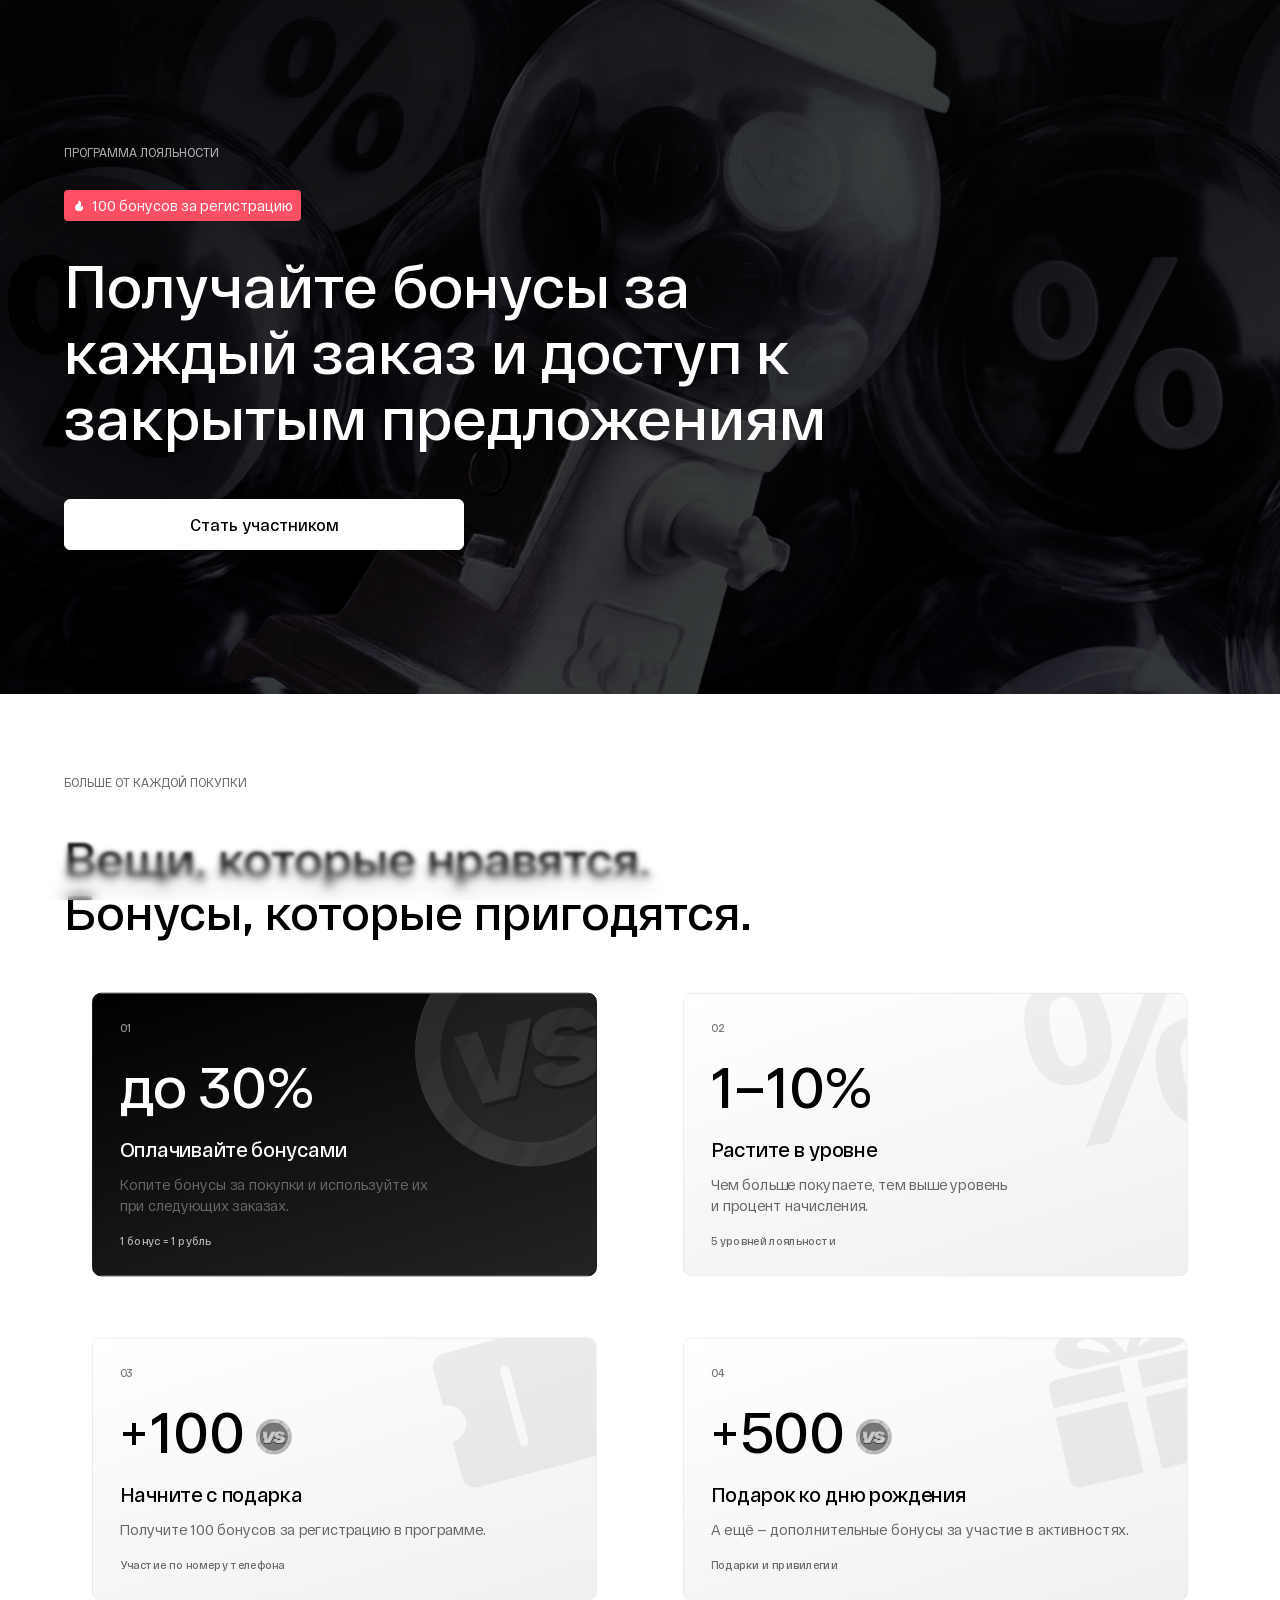
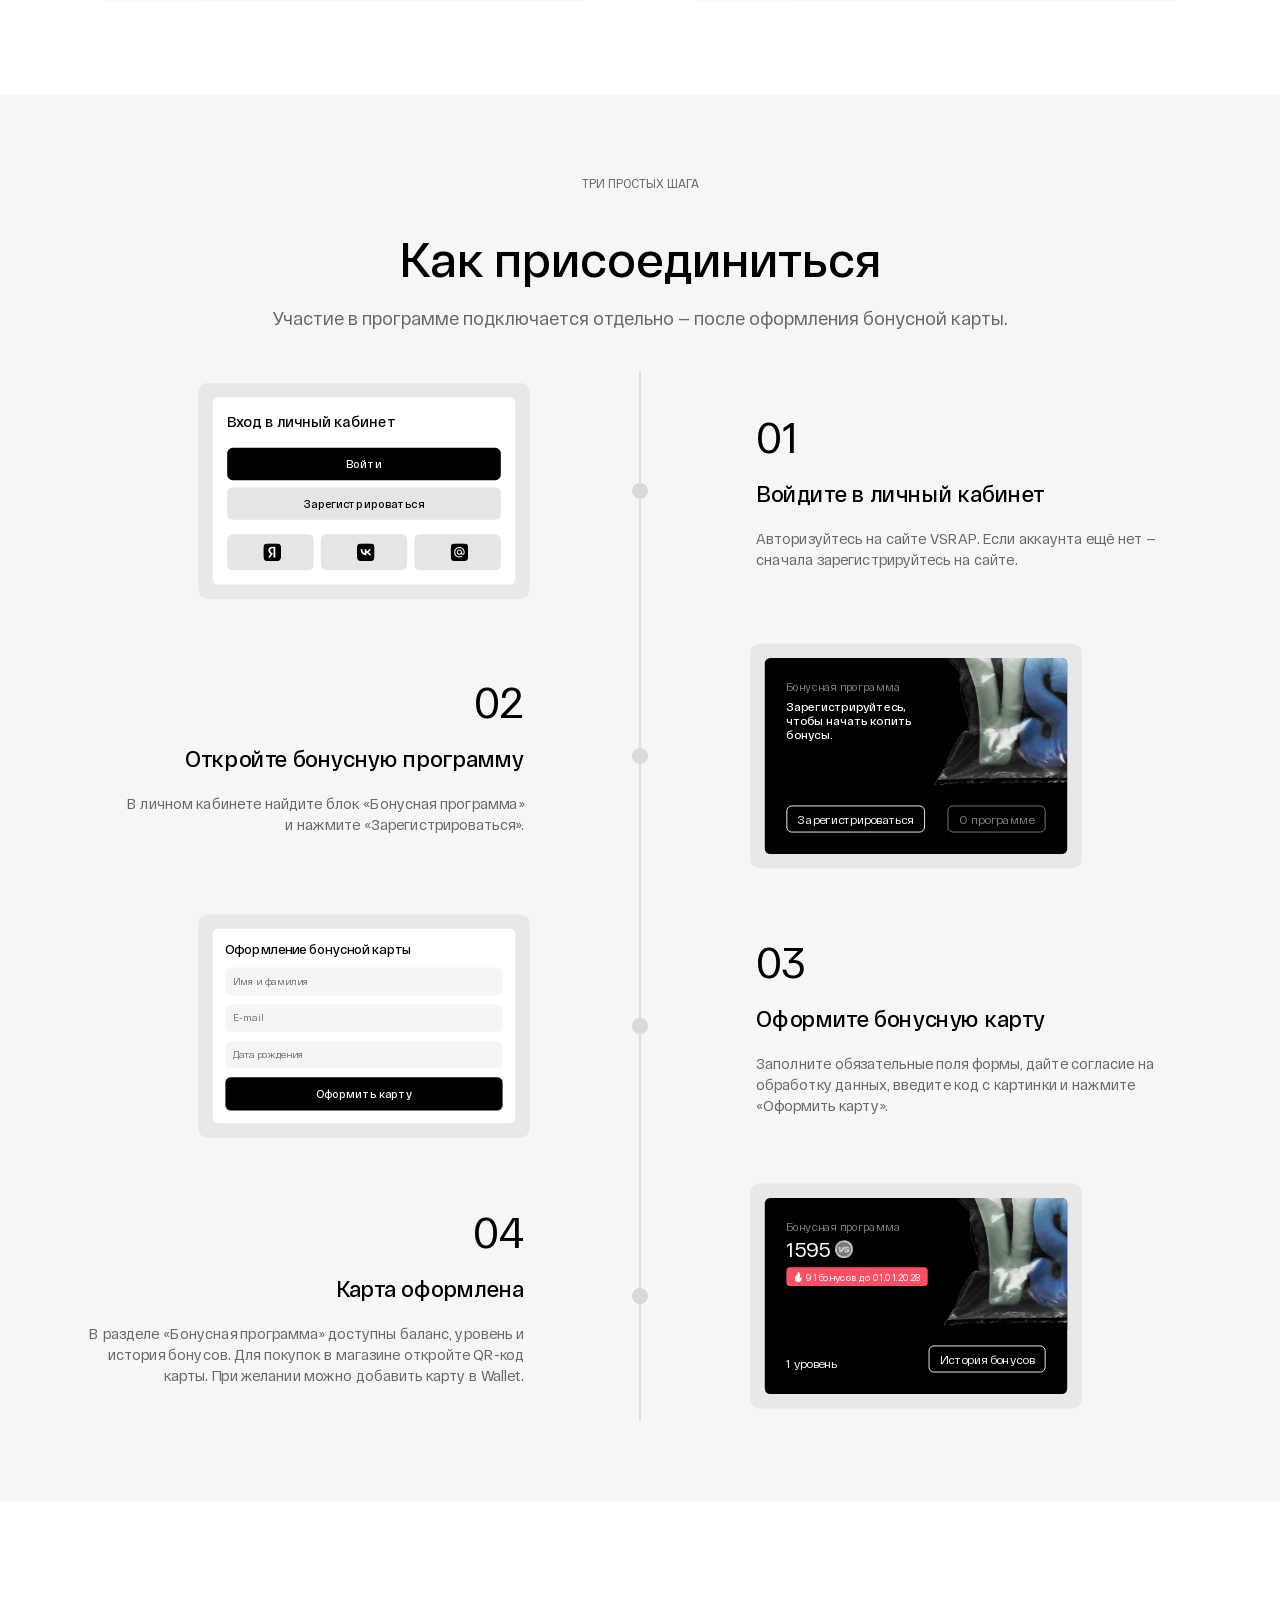
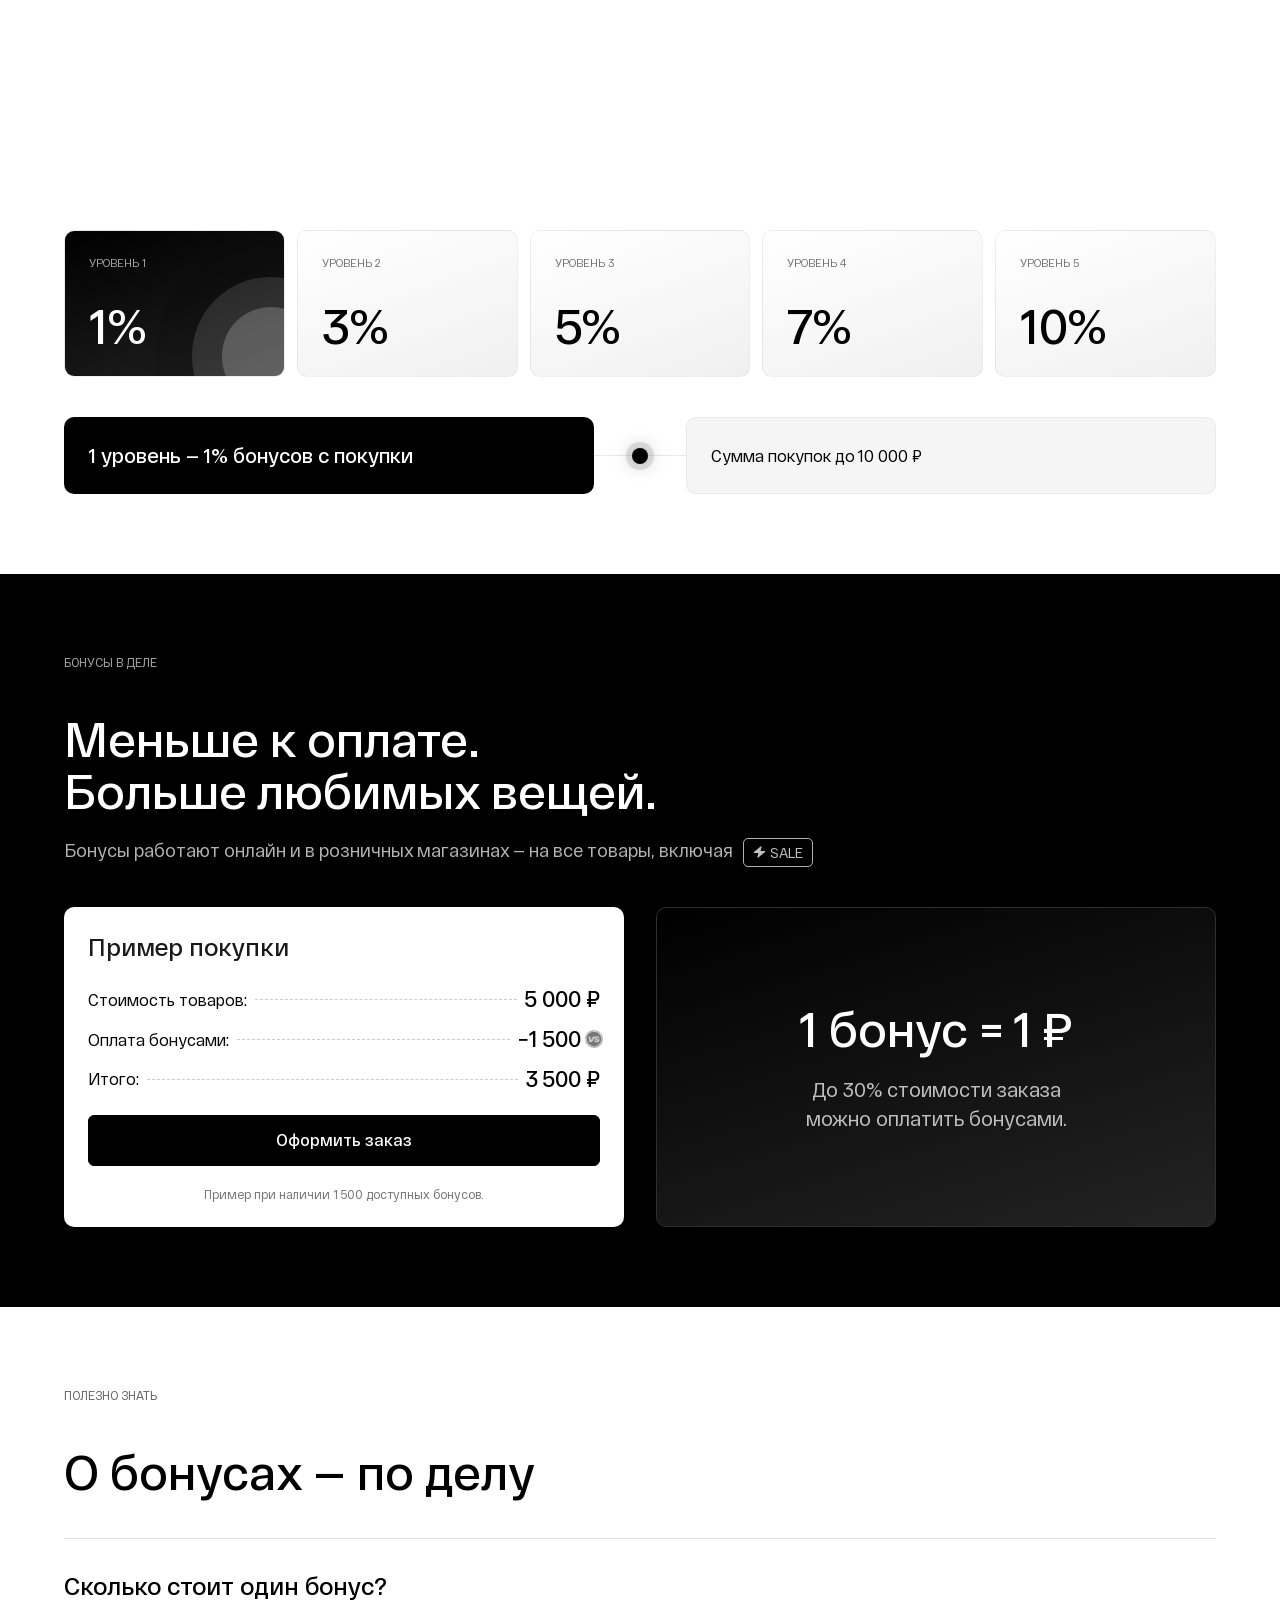
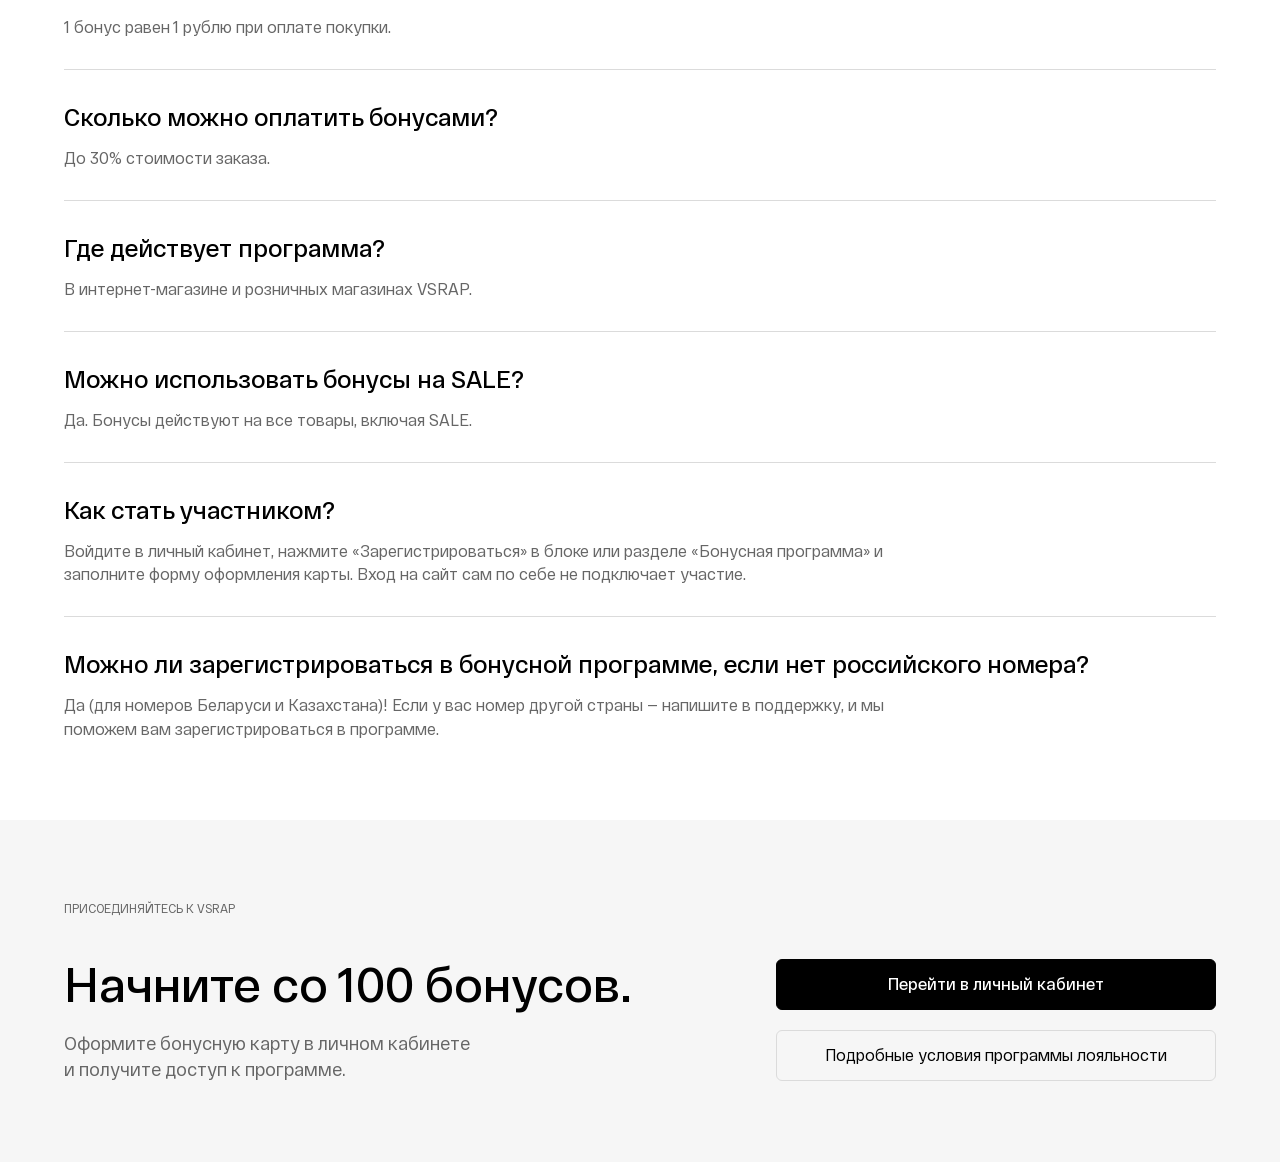
<file: index.html>
<!DOCTYPE html>
<html lang="ru">
<head>
  <meta charset="UTF-8">
  <meta name="viewport" content="width=device-width, initial-scale=1">
  <meta name="description" content="Бонусная программа VSRAP: получайте бонусы за покупки, повышайте уровень и оплачивайте до 30% заказа бонусами.">
  <title>Бонусная программа — VSRAP</title>
  <link rel="preload" href="assets/RFDewi-Regular.woff2" as="font" type="font/woff2" crossorigin>
  <link rel="preload" href="assets/RFDewi-Semibold.woff2" as="font" type="font/woff2" crossorigin>
  <link rel="stylesheet" href="bonus_program_page.css">
  <script src="bonus_program_page.js" defer></script>
</head>
<body>
<main class="bonus-page">
  <section class="bonus-hero" aria-labelledby="bonus-title">
    <img class="bonus-hero__background" src="assets/b1063.webp" alt="" fetchpriority="high">
    <div class="bonus-container bonus-hero__content" data-reveal>
      <p class="bonus-eyebrow">Программа лояльности</p>
      <span class="bonus-gift-badge"><span class="bonus-flame"><img src="assets/dffb9.svg" alt=""></span><span class="bonus-gift-badge__text">100 бонусов за регистрацию</span></span>
      <h1 id="bonus-title">Получайте бонусы<span class="bonus-tablet-break"></span> за <br class="bonus-title-desktop-break">каждый заказ<span class="bonus-tablet-break"></span> и доступ к <br class="bonus-title-desktop-break">закрытым предложениям</h1>
      <a class="bonus-button bonus-button--light bonus-hero__button" href="https://vsrap.shop/personal/">Стать участником</a>
    </div>
  </section>

  <section class="bonus-section" aria-labelledby="benefits-title">
    <div class="bonus-container">
      <div class="bonus-section__heading" data-reveal>
        <p class="bonus-eyebrow">Больше от каждой покупки</p>
        <h2 id="benefits-title">Вещи, которые нравятся.<br>Бонусы, которые пригодятся.</h2>
      </div>
      <div class="bonus-benefits">
        <article class="bonus-benefit bonus-benefit--dark" data-reveal>
          <img class="bonus-benefit__decoration bonus-benefit__decoration--coin" src="assets/bonus-coin.svg" alt="" loading="lazy">
          <span class="bonus-benefit__index">01</span>
          <p class="bonus-benefit__value">до 30%</p>
          <div><h3>Оплачивайте бонусами</h3><p class="bonus-benefit__description">Копите бонусы за покупки и используйте их<br class="bonus-desktop-break"> при следующих заказах.</p></div>
          <p class="bonus-benefit__footnote">1 бонус = 1 рубль</p>
        </article>
        <article class="bonus-benefit" data-reveal>
          <span class="bonus-benefit__percent" aria-hidden="true">%</span>
          <span class="bonus-benefit__index">02</span>
          <p class="bonus-benefit__value">1–10%</p>
          <div><h3>Растите в уровне</h3><p class="bonus-benefit__description">Чем больше покупаете, тем выше уровень<br class="bonus-desktop-break"> и процент начисления.</p></div>
          <p class="bonus-benefit__footnote">5 уровней лояльности</p>
        </article>
        <article class="bonus-benefit" data-reveal>
          <img class="bonus-benefit__decoration bonus-benefit__decoration--ticket" src="assets/9eafb.svg" alt="" loading="lazy">
          <span class="bonus-benefit__index">03</span>
          <p class="bonus-benefit__value">+100 <img class="bonus-coin" src="assets/bonus-coin.svg" alt="бонусов" loading="lazy" width="40" height="40"></p>
          <div><h3>Начните с подарка</h3><p class="bonus-benefit__description">Получите 100 бонусов за регистрацию в программе.</p></div>
          <p class="bonus-benefit__footnote">Участие по номеру телефона</p>
        </article>
        <article class="bonus-benefit" data-reveal>
          <img class="bonus-benefit__decoration bonus-benefit__decoration--gift" src="assets/d9adc.svg" alt="" loading="lazy">
          <span class="bonus-benefit__index">04</span>
          <p class="bonus-benefit__value">+500 <img class="bonus-coin" src="assets/bonus-coin.svg" alt="бонусов" loading="lazy" width="40" height="40"></p>
          <div><h3>Подарок ко дню рождения</h3><p class="bonus-benefit__description">А ещё — дополнительные бонусы за участие в активностях.</p></div>
          <p class="bonus-benefit__footnote">Подарки и привилегии</p>
        </article>
      </div>
    </div>
  </section>

  <section class="bonus-section bonus-section--muted" id="join-steps" aria-labelledby="steps-title">
    <div class="bonus-container">
      <div class="bonus-section__heading bonus-section__heading--center" data-reveal>
        <p class="bonus-eyebrow">Три простых шага</p>
        <h2 id="steps-title">Как присоединиться</h2>
        <p class="bonus-section__description">Участие в программе подключается отдельно — после оформления <br class="bonus-tablet-only-break">бонусной карты.</p>
      </div>
      <ol class="bonus-steps">
        <li class="bonus-step">
          <span class="bonus-step__dot" aria-hidden="true"></span>
          <div class="bonus-step__visual" data-reveal>
            <div class="bonus-preview bonus-preview--login" role="img" aria-label="Пример экрана входа в личный кабинет">
              <div class="bonus-preview__paper">
                <p class="bonus-preview__title">Вход в личный кабинет</p>
                <div class="bonus-preview__login-buttons"><span class="bonus-preview__button">Войти</span><span class="bonus-preview__button bonus-preview__button--gray">Зарегистрироваться</span></div>
                <div class="bonus-preview__socials" aria-hidden="true"><span><picture><source media="(max-width: 767.98px)" srcset="assets/d7fc3.svg"><img src="assets/35df6.svg" alt=""></picture></span><span><picture><source media="(max-width: 767.98px)" srcset="assets/56ff0.svg"><img src="assets/29068.svg" alt=""></picture></span><span><picture><source media="(max-width: 767.98px)" srcset="assets/07feb.svg"><img src="assets/7ccd0.svg" alt=""></picture></span></div>
              </div>
            </div>
          </div>
          <div class="bonus-step__copy" data-reveal><span class="bonus-step__number">01</span><h3>Войдите в личный кабинет</h3><p>Авторизуйтесь на сайте VSRAP. Если аккаунта ещё нет — сначала зарегистрируйтесь на сайте.</p></div>
        </li>
        <li class="bonus-step">
          <span class="bonus-step__dot" aria-hidden="true"></span>
          <div class="bonus-step__visual" data-reveal>
            <div class="bonus-preview" role="img" aria-label="Пример блока регистрации в бонусной программе">
              <div class="bonus-preview__card">
                <div class="bonus-preview__bag"><img src="assets/0b8ff.webp" alt="" loading="lazy"></div>
                <div class="bonus-preview__card-content"><div><p class="bonus-preview__caption">Бонусная программа</p><p class="bonus-preview__invitation">Зарегистрируйтесь,<br>чтобы начать копить<br>бонусы.</p></div><div class="bonus-preview__card-bottom"><span class="bonus-preview__outline">Зарегистрироваться</span><span class="bonus-preview__outline bonus-preview__outline--muted">О программе</span></div></div>
              </div>
            </div>
          </div>
          <div class="bonus-step__copy" data-reveal><span class="bonus-step__number">02</span><h3>Откройте бонусную программу</h3><p>В личном кабинете найдите блок «Бонусная программа»<br class="bonus-desktop-break"> и нажмите «Зарегистрироваться».</p></div>
        </li>
        <li class="bonus-step">
          <span class="bonus-step__dot" aria-hidden="true"></span>
          <div class="bonus-step__visual" data-reveal>
            <div class="bonus-preview" role="img" aria-label="Пример формы оформления бонусной карты: имя и фамилия, электронная почта и дата рождения">
              <div class="bonus-preview__paper bonus-preview__paper--form"><p class="bonus-preview__title">Оформление бонусной карты</p><span class="bonus-preview__field">Имя и фамилия</span><span class="bonus-preview__field">E-mail</span><span class="bonus-preview__field">Дата рождения</span><span class="bonus-preview__button">Оформить карту</span></div>
            </div>
          </div>
          <div class="bonus-step__copy" data-reveal><span class="bonus-step__number">03</span><h3>Оформите бонусную карту</h3><p>Заполните обязательные поля формы, дайте согласие на обработку данных, введите код с картинки и нажмите «Оформить карту».</p></div>
        </li>
        <li class="bonus-step">
          <span class="bonus-step__dot" aria-hidden="true"></span>
          <div class="bonus-step__visual" data-reveal>
            <div class="bonus-preview" role="img" aria-label="Пример оформленной карты: баланс 1595 бонусов, первый уровень и история бонусов">
              <div class="bonus-preview__card bonus-preview__card--issued">
                <div class="bonus-preview__bag"><img src="assets/0b8ff.webp" alt="" loading="lazy"></div>
                <div class="bonus-preview__card-content"><div><p class="bonus-preview__caption">Бонусная программа</p><p class="bonus-preview__balance">1595 <img class="bonus-preview__coin" src="assets/bonus-coin.svg" width="20" height="20" alt="бонусов"></p><span class="bonus-gift-badge bonus-gift-badge--small"><span class="bonus-flame"><img src="assets/dffb9.svg" alt=""></span><span class="bonus-gift-badge__text">91 бонусов до 01.01.2028</span></span></div><div class="bonus-preview__card-bottom"><span>1 уровень</span><span class="bonus-preview__outline">История бонусов</span></div></div>
              </div>
            </div>
          </div>
          <div class="bonus-step__copy" data-reveal><span class="bonus-step__number">04</span><h3>Карта оформлена</h3><p>В разделе «Бонусная программа» доступны баланс, уровень и история бонусов. Для покупок в магазине откройте QR-код карты. При желании можно добавить карту в Wallet.</p></div>
        </li>
      </ol>
    </div>
  </section>

  <section class="bonus-section" aria-labelledby="levels-title">
    <div class="bonus-container">
      <div class="bonus-section__heading" data-reveal><p class="bonus-eyebrow">Покупайте больше — получайте больше</p><h2 id="levels-title">Выше уровень.<br>Больше бонусов.</h2><p class="bonus-section__description">Совершайте покупки, повышайте уровень и получайте больше бонусов с каждого заказа.</p></div>
      <div class="bonus-levels" data-reveal>
        <div class="bonus-levels__list" role="group" aria-label="Уровни бонусной программы">
          <button class="bonus-level is-active" type="button" aria-pressed="true" aria-controls="level-details" data-level="1" data-rate="1" data-range="Сумма покупок до 10 000 ₽"><span class="bonus-level__label">Уровень 1</span><span class="bonus-level__rate">1%</span><span class="bonus-level__art" aria-hidden="true"></span></button>
          <button class="bonus-level" type="button" aria-pressed="false" aria-controls="level-details" data-level="2" data-rate="3" data-range="Сумма покупок от 10 001 до 25 000 ₽"><span class="bonus-level__label">Уровень 2</span><span class="bonus-level__rate">3%</span><span class="bonus-level__art" aria-hidden="true"></span></button>
          <button class="bonus-level" type="button" aria-pressed="false" aria-controls="level-details" data-level="3" data-rate="5" data-range="Сумма покупок от 25 001 до 50 000 ₽"><span class="bonus-level__label">Уровень 3</span><span class="bonus-level__rate">5%</span><span class="bonus-level__art" aria-hidden="true"></span></button>
          <button class="bonus-level" type="button" aria-pressed="false" aria-controls="level-details" data-level="4" data-rate="7" data-range="Сумма покупок от 50 001 до 100 000 ₽"><span class="bonus-level__label">Уровень 4</span><span class="bonus-level__rate">7%</span><span class="bonus-level__art" aria-hidden="true"></span></button>
          <button class="bonus-level" type="button" aria-pressed="false" aria-controls="level-details" data-level="5" data-rate="10" data-range="Сумма покупок более 100 000 ₽"><span class="bonus-level__label">Уровень 5</span><span class="bonus-level__rate">10%</span><span class="bonus-level__art" aria-hidden="true"></span></button>
        </div>
        <div class="bonus-levels__details" id="level-details" aria-live="polite" aria-atomic="true"><p class="bonus-levels__reward">1 уровень — 1% бонусов с покупки</p><span class="bonus-levels__connector" aria-hidden="true"></span><p class="bonus-levels__range">Сумма покупок до 10 000 ₽</p></div>
      </div>
    </div>
  </section>

  <section class="bonus-section bonus-section--dark" aria-labelledby="spend-title">
    <div class="bonus-container">
      <div class="bonus-section__heading" data-reveal><p class="bonus-eyebrow">Бонусы в деле</p><h2 id="spend-title">Меньше к оплате.<br>Больше любимых вещей.</h2><p class="bonus-section__description">Бонусы работают онлайн и в розничных магазинах <br class="bonus-tablet-only-break">— на все товары, включая <a class="bonus-sale" href="https://vsrap.shop/discount/" target="_blank" rel="noopener noreferrer"><img src="assets/2ddc2.svg" alt="">SALE</a></p></div>
      <div class="bonus-payment">
        <div class="bonus-receipt" data-reveal><h3>Пример покупки</h3><dl><div><dt>Стоимость товаров:</dt><dd>5 000 ₽</dd></div><div><dt>Оплата бонусами:</dt><dd>−1 500 <img src="assets/bonus-coin.svg" alt="бонусов" width="18" height="18" loading="lazy"></dd></div><div><dt>Итого:</dt><dd>3 500 ₽</dd></div></dl><span class="bonus-button">Оформить заказ</span><p class="bonus-receipt__note">Пример при наличии 1 500 доступных бонусов.</p></div>
        <div class="bonus-payment__rule" data-reveal><p>1 бонус = 1 ₽</p><span>До 30% стоимости заказа<br>можно оплатить бонусами.</span></div>
      </div>
    </div>
  </section>

  <section class="bonus-section" aria-labelledby="faq-title">
    <div class="bonus-container">
      <div class="bonus-section__heading" data-reveal><p class="bonus-eyebrow">Полезно знать</p><h2 id="faq-title">О бонусах — по делу</h2></div>
      <div class="bonus-faq">
        <article data-reveal><h3>Сколько стоит один бонус?</h3><p>1 бонус равен 1 рублю при оплате покупки.</p></article>
        <article data-reveal><h3>Сколько можно оплатить бонусами?</h3><p>До 30% стоимости заказа.</p></article>
        <article data-reveal><h3>Где действует программа?</h3><p>В интернет-магазине и розничных магазинах VSRAP.</p></article>
        <article data-reveal><h3>Можно использовать бонусы на SALE?</h3><p>Да. Бонусы действуют на все товары, включая SALE.</p></article>
        <article data-reveal><h3>Как стать участником?</h3><p>Войдите в личный кабинет, нажмите «Зарегистрироваться» в блоке или разделе «Бонусная программа» и заполните форму оформления карты. Вход на сайт сам по себе не подключает участие.</p></article>
        <article data-reveal><h3>Можно ли зарегистрироваться в бонусной программе, если нет российского номера?</h3><p>Да (для номеров Беларуси и Казахстана)! Если у вас номер другой страны — напишите в поддержку, и мы поможем вам зарегистрироваться в программе.</p></article>
      </div>
    </div>
  </section>

  <section class="bonus-section bonus-section--muted" aria-labelledby="join-title">
    <div class="bonus-container"><p class="bonus-eyebrow bonus-join__eyebrow" data-reveal>Присоединяйтесь к VSRAP</p><div class="bonus-join"><div data-reveal><h2 id="join-title">Начните со 100 бонусов.</h2><p class="bonus-section__description">Оформите бонусную карту в личном кабинете<br class="bonus-desktop-break"> и получите доступ к программе.</p></div><div class="bonus-join__actions" data-reveal><a class="bonus-button" href="https://vsrap.shop/personal/">Перейти в личный кабинет</a><a class="bonus-button bonus-button--outline" href="https://vsrap.shop/help/loyalty/">Подробные условия программы<span class="bonus-mobile-omit">&nbsp;лояльности</span></a></div></div></div>
  </section>
</main>
</body>
</html>
</file>
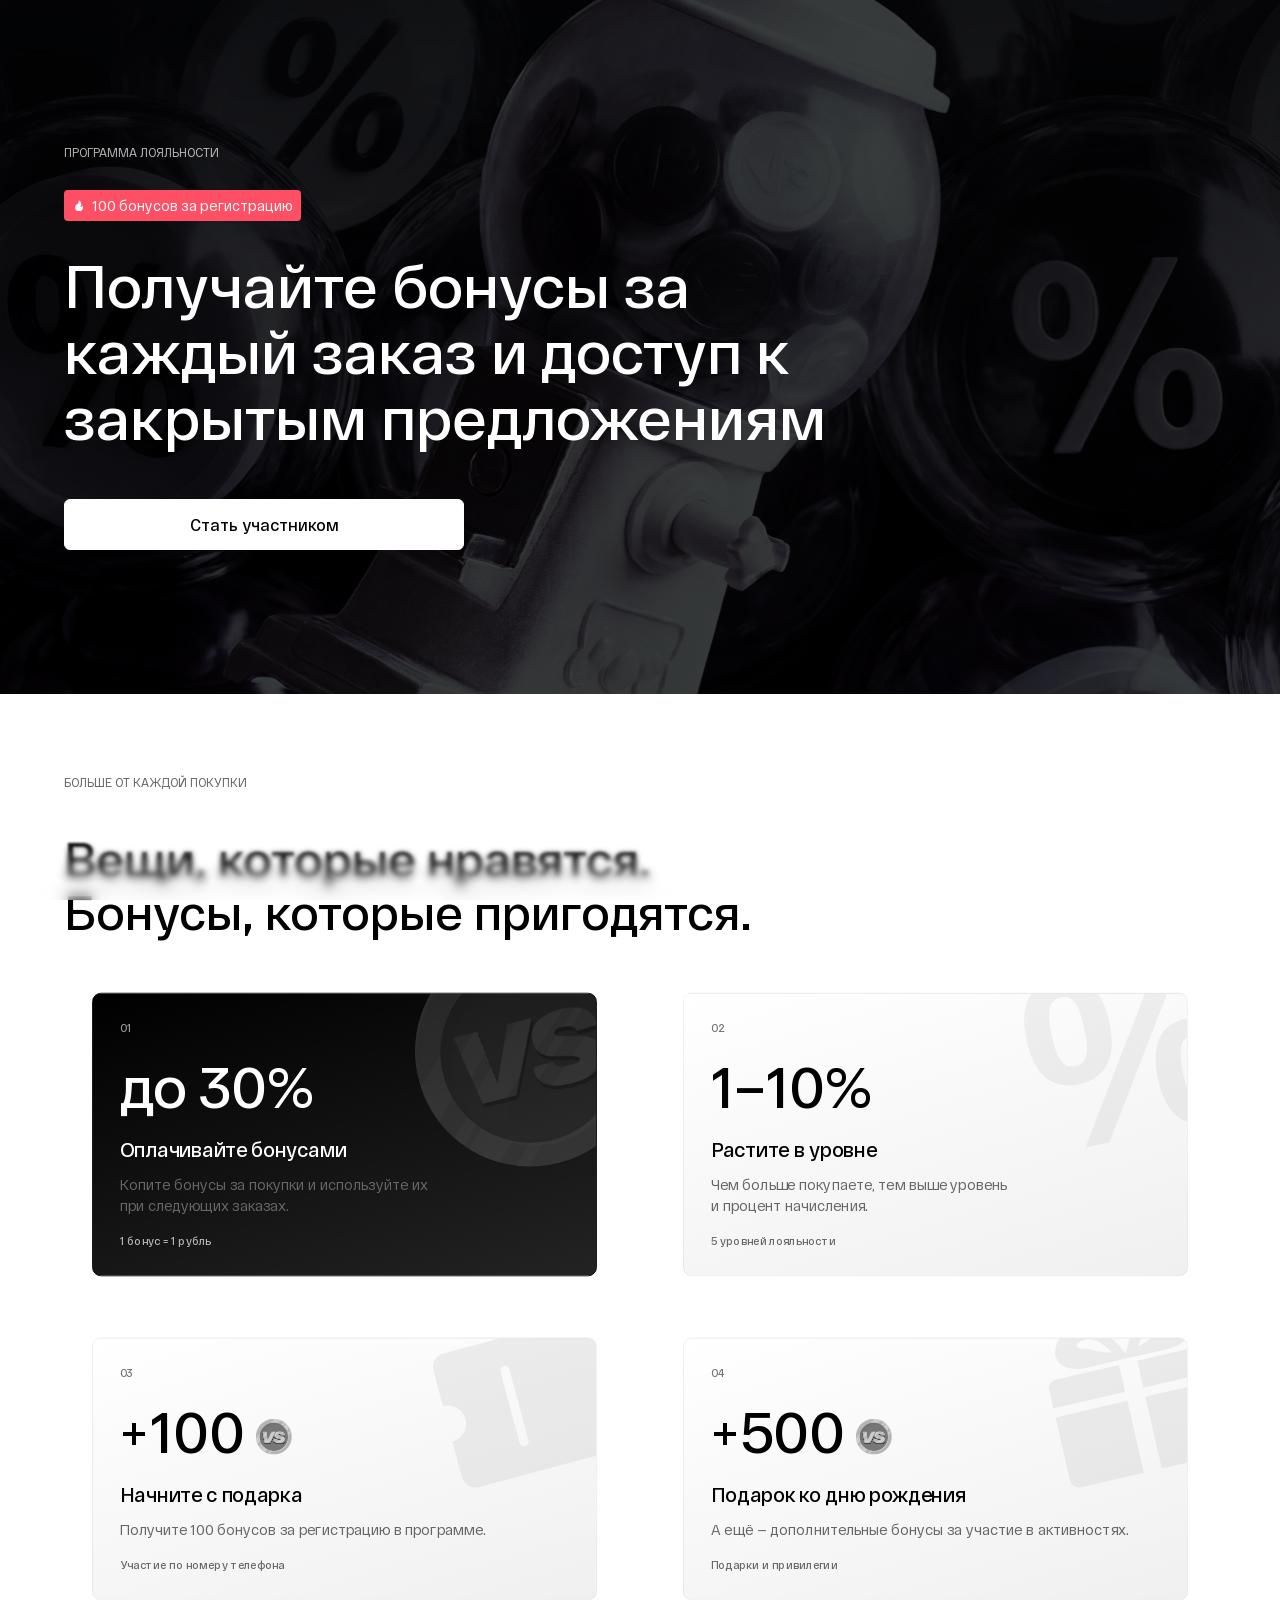
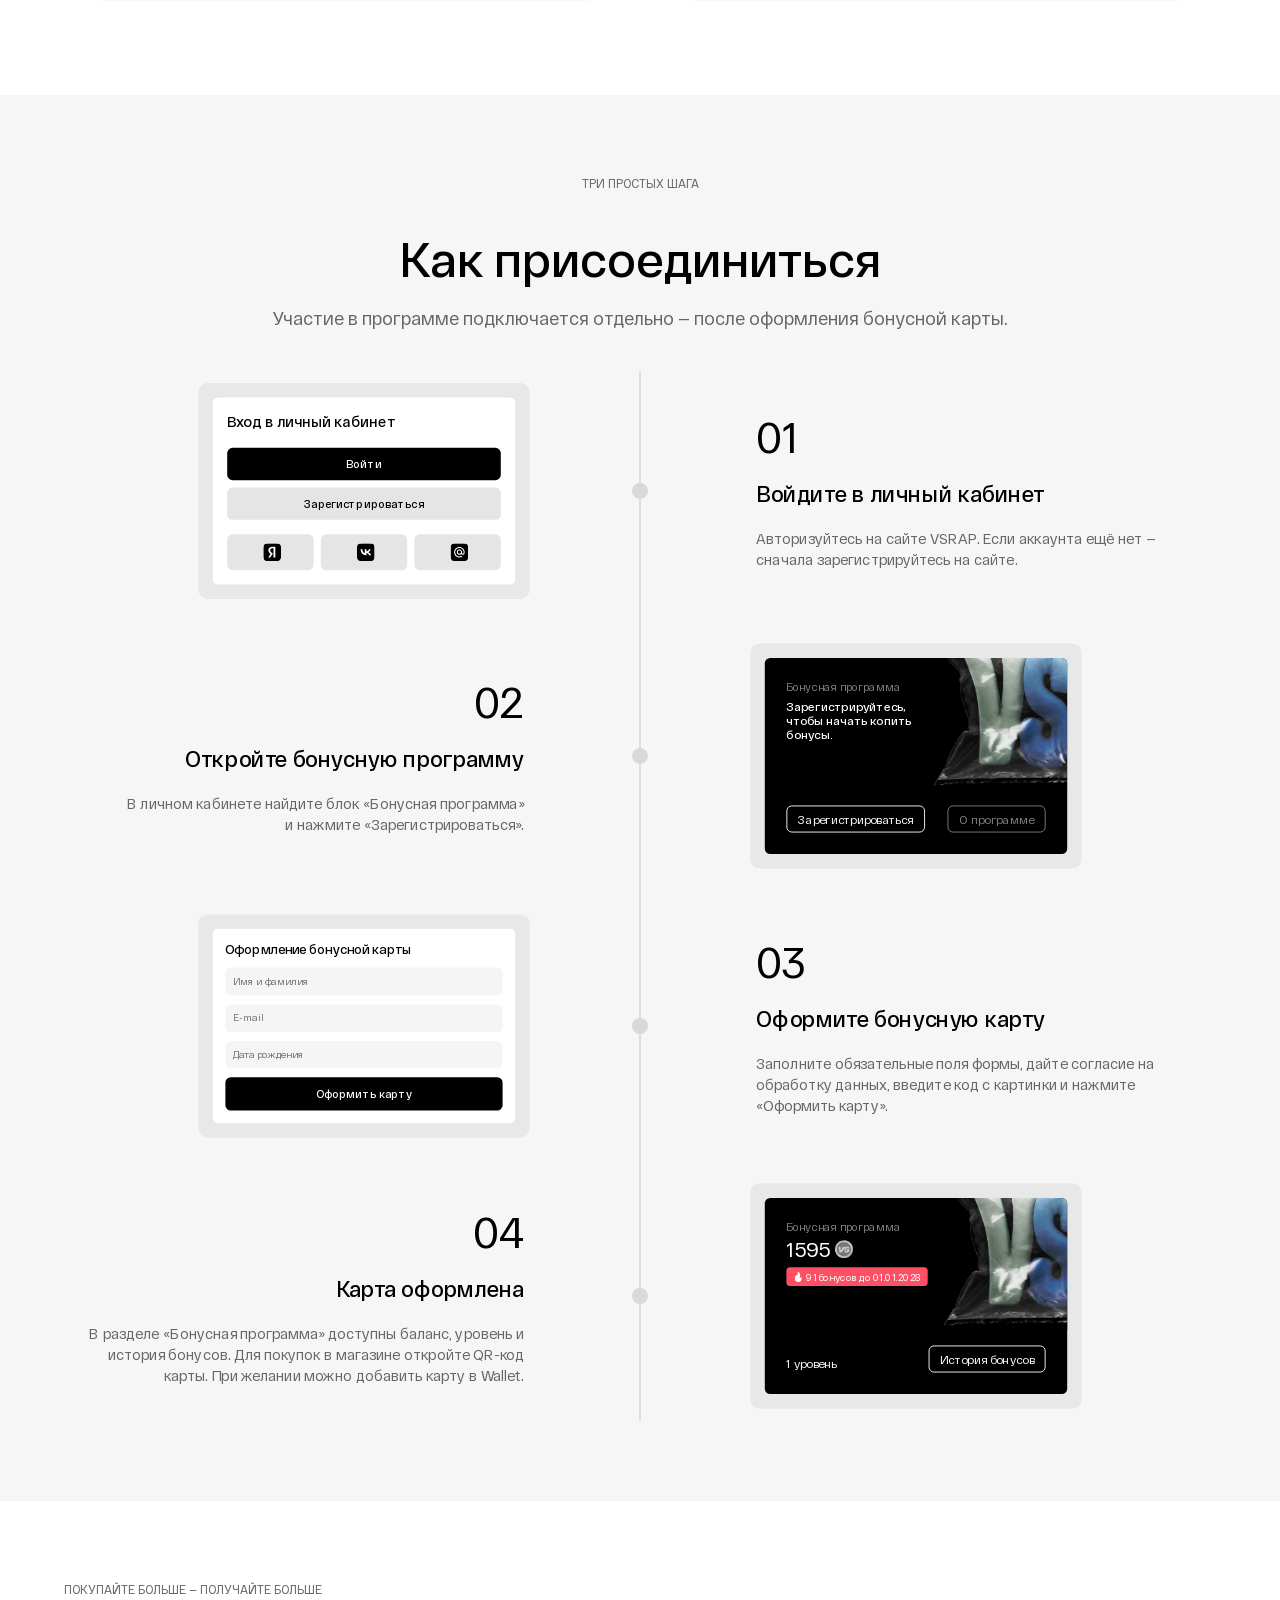
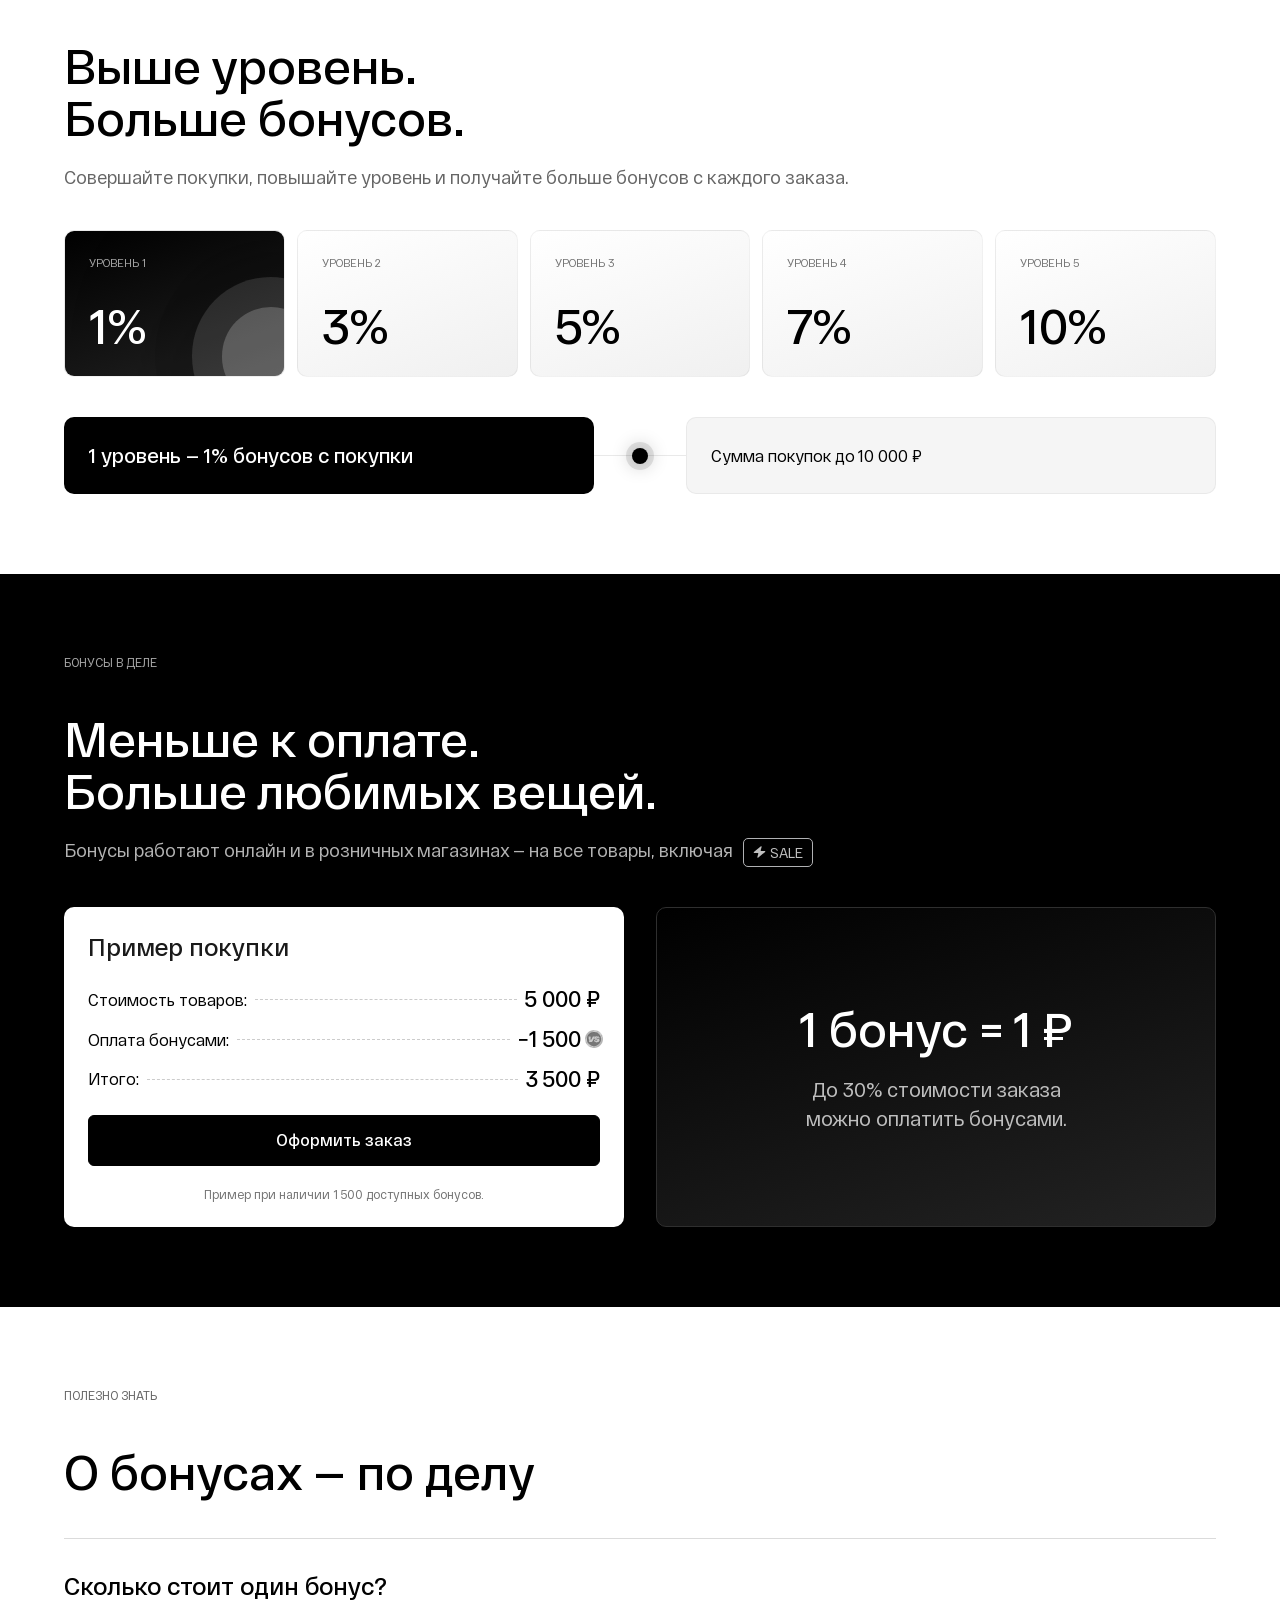
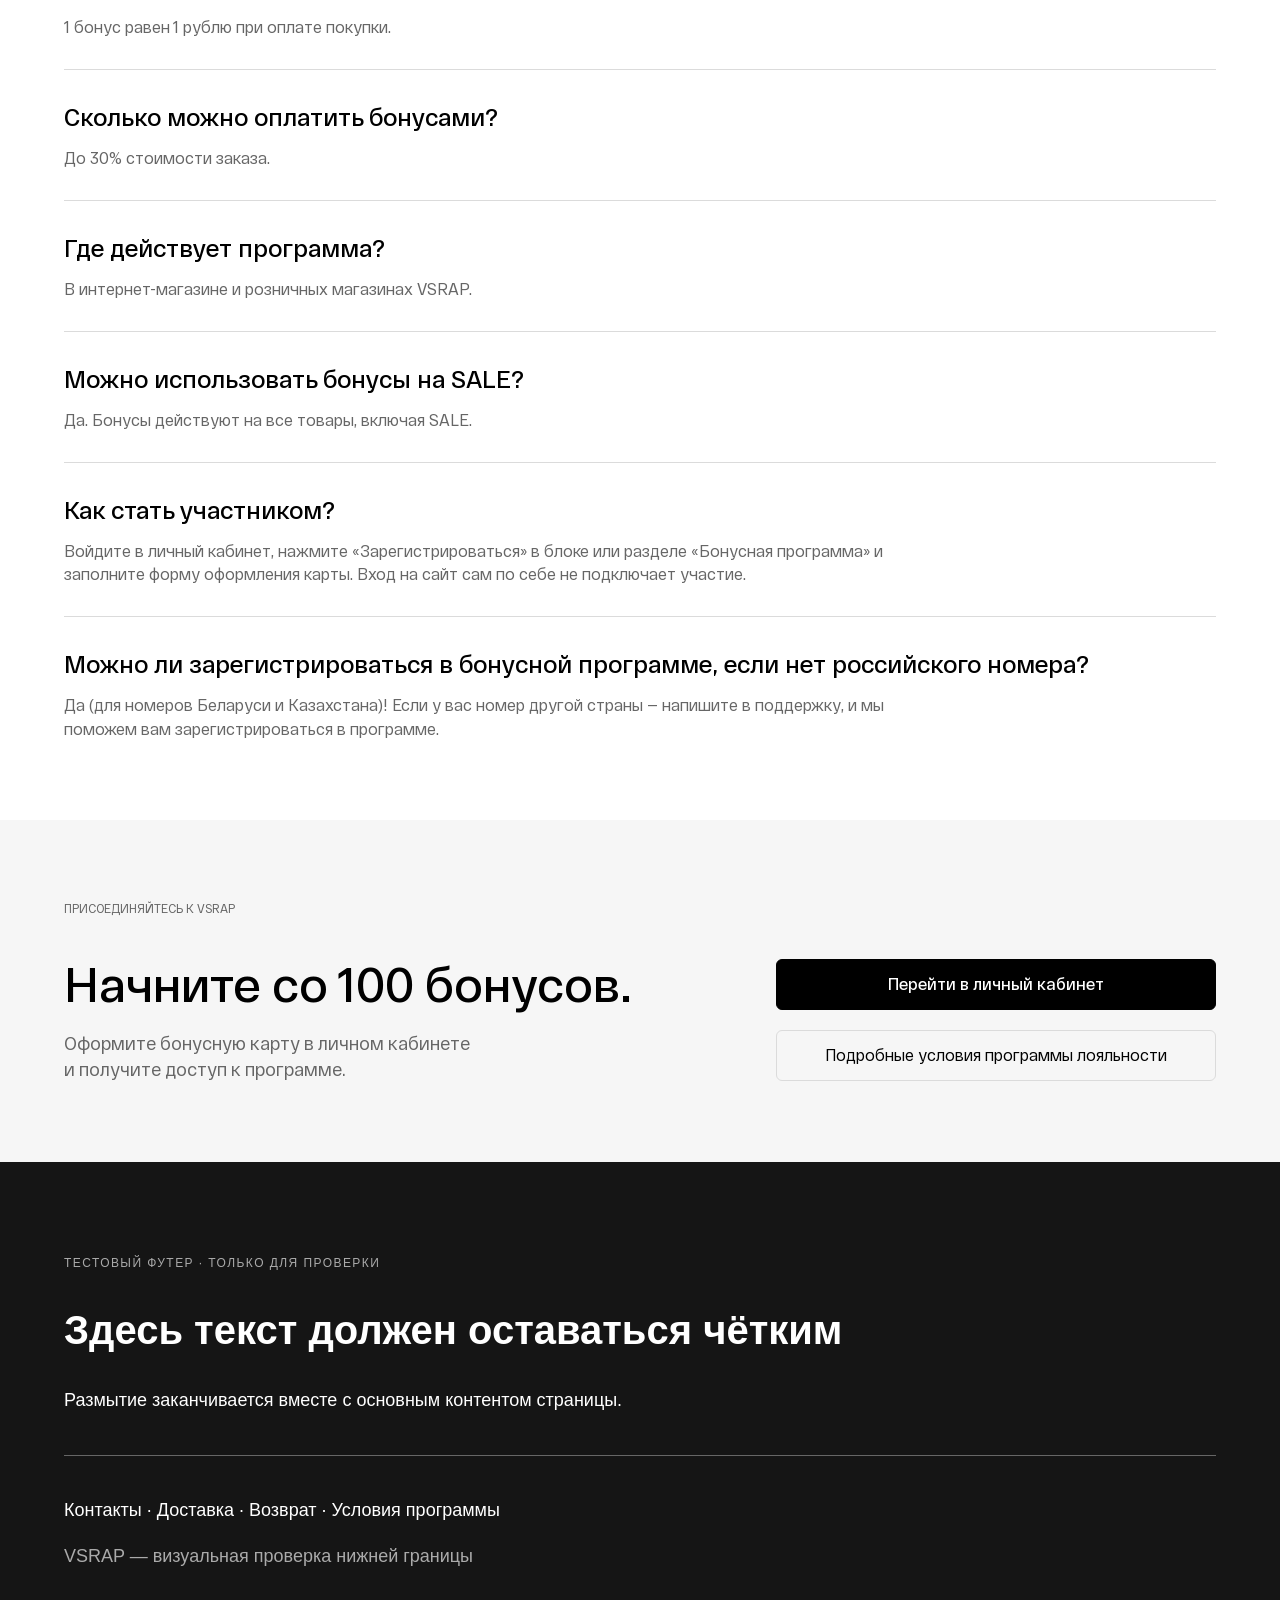
<file: footer-preview.html>
<!DOCTYPE html>
<html lang="ru">
<head>
  <meta charset="UTF-8">
  <meta name="viewport" content="width=device-width, initial-scale=1">
  <meta name="description" content="Бонусная программа VSRAP: получайте бонусы за покупки, повышайте уровень и оплачивайте до 30% заказа бонусами.">
  <title>Бонусная программа — VSRAP</title>
  <link rel="preload" href="assets/RFDewi-Regular.woff2" as="font" type="font/woff2" crossorigin>
  <link rel="preload" href="assets/RFDewi-Semibold.woff2" as="font" type="font/woff2" crossorigin>
  <link rel="stylesheet" href="bonus_program_page.css">
  <script src="bonus_program_page.js" defer></script>
<link rel="stylesheet" href="footer-preview.css"></head>
<body>
<main class="bonus-page">
  <section class="bonus-hero" aria-labelledby="bonus-title">
    <img class="bonus-hero__background" src="assets/b1063.webp" alt="" fetchpriority="high">
    <div class="bonus-container bonus-hero__content" data-reveal>
      <p class="bonus-eyebrow">Программа лояльности</p>
      <span class="bonus-gift-badge"><span class="bonus-flame"><img src="assets/dffb9.svg" alt=""></span><span class="bonus-gift-badge__text">100 бонусов за регистрацию</span></span>
      <h1 id="bonus-title">Получайте бонусы<span class="bonus-tablet-break"></span> за <br class="bonus-title-desktop-break">каждый заказ<span class="bonus-tablet-break"></span> и доступ к <br class="bonus-title-desktop-break">закрытым предложениям</h1>
      <a class="bonus-button bonus-button--light bonus-hero__button" href="https://vsrap.shop/personal/">Стать участником</a>
    </div>
  </section>

  <section class="bonus-section" aria-labelledby="benefits-title">
    <div class="bonus-container">
      <div class="bonus-section__heading" data-reveal>
        <p class="bonus-eyebrow">Больше от каждой покупки</p>
        <h2 id="benefits-title">Вещи, которые нравятся.<br>Бонусы, которые пригодятся.</h2>
      </div>
      <div class="bonus-benefits">
        <article class="bonus-benefit bonus-benefit--dark" data-reveal>
          <img class="bonus-benefit__decoration bonus-benefit__decoration--coin" src="assets/bonus-coin.svg" alt="" loading="lazy">
          <span class="bonus-benefit__index">01</span>
          <p class="bonus-benefit__value">до 30%</p>
          <div><h3>Оплачивайте бонусами</h3><p class="bonus-benefit__description">Копите бонусы за покупки и используйте их<br class="bonus-desktop-break"> при следующих заказах.</p></div>
          <p class="bonus-benefit__footnote">1 бонус = 1 рубль</p>
        </article>
        <article class="bonus-benefit" data-reveal>
          <span class="bonus-benefit__percent" aria-hidden="true">%</span>
          <span class="bonus-benefit__index">02</span>
          <p class="bonus-benefit__value">1–10%</p>
          <div><h3>Растите в уровне</h3><p class="bonus-benefit__description">Чем больше покупаете, тем выше уровень<br class="bonus-desktop-break"> и процент начисления.</p></div>
          <p class="bonus-benefit__footnote">5 уровней лояльности</p>
        </article>
        <article class="bonus-benefit" data-reveal>
          <img class="bonus-benefit__decoration bonus-benefit__decoration--ticket" src="assets/9eafb.svg" alt="" loading="lazy">
          <span class="bonus-benefit__index">03</span>
          <p class="bonus-benefit__value">+100 <img class="bonus-coin" src="assets/bonus-coin.svg" alt="бонусов" loading="lazy" width="40" height="40"></p>
          <div><h3>Начните с подарка</h3><p class="bonus-benefit__description">Получите 100 бонусов за регистрацию в программе.</p></div>
          <p class="bonus-benefit__footnote">Участие по номеру телефона</p>
        </article>
        <article class="bonus-benefit" data-reveal>
          <img class="bonus-benefit__decoration bonus-benefit__decoration--gift" src="assets/d9adc.svg" alt="" loading="lazy">
          <span class="bonus-benefit__index">04</span>
          <p class="bonus-benefit__value">+500 <img class="bonus-coin" src="assets/bonus-coin.svg" alt="бонусов" loading="lazy" width="40" height="40"></p>
          <div><h3>Подарок ко дню рождения</h3><p class="bonus-benefit__description">А ещё — дополнительные бонусы за участие в активностях.</p></div>
          <p class="bonus-benefit__footnote">Подарки и привилегии</p>
        </article>
      </div>
    </div>
  </section>

  <section class="bonus-section bonus-section--muted" id="join-steps" aria-labelledby="steps-title">
    <div class="bonus-container">
      <div class="bonus-section__heading bonus-section__heading--center" data-reveal>
        <p class="bonus-eyebrow">Три простых шага</p>
        <h2 id="steps-title">Как присоединиться</h2>
        <p class="bonus-section__description">Участие в программе подключается отдельно — после оформления <br class="bonus-tablet-only-break">бонусной карты.</p>
      </div>
      <ol class="bonus-steps">
        <li class="bonus-step">
          <span class="bonus-step__dot" aria-hidden="true"></span>
          <div class="bonus-step__visual" data-reveal>
            <div class="bonus-preview bonus-preview--login" role="img" aria-label="Пример экрана входа в личный кабинет">
              <div class="bonus-preview__paper">
                <p class="bonus-preview__title">Вход в личный кабинет</p>
                <div class="bonus-preview__login-buttons"><span class="bonus-preview__button">Войти</span><span class="bonus-preview__button bonus-preview__button--gray">Зарегистрироваться</span></div>
                <div class="bonus-preview__socials" aria-hidden="true"><span><picture><source media="(max-width: 767.98px)" srcset="assets/d7fc3.svg"><img src="assets/35df6.svg" alt=""></picture></span><span><picture><source media="(max-width: 767.98px)" srcset="assets/56ff0.svg"><img src="assets/29068.svg" alt=""></picture></span><span><picture><source media="(max-width: 767.98px)" srcset="assets/07feb.svg"><img src="assets/7ccd0.svg" alt=""></picture></span></div>
              </div>
            </div>
          </div>
          <div class="bonus-step__copy" data-reveal><span class="bonus-step__number">01</span><h3>Войдите в личный кабинет</h3><p>Авторизуйтесь на сайте VSRAP. Если аккаунта ещё нет — сначала зарегистрируйтесь на сайте.</p></div>
        </li>
        <li class="bonus-step">
          <span class="bonus-step__dot" aria-hidden="true"></span>
          <div class="bonus-step__visual" data-reveal>
            <div class="bonus-preview" role="img" aria-label="Пример блока регистрации в бонусной программе">
              <div class="bonus-preview__card">
                <div class="bonus-preview__bag"><img src="assets/0b8ff.webp" alt="" loading="lazy"></div>
                <div class="bonus-preview__card-content"><div><p class="bonus-preview__caption">Бонусная программа</p><p class="bonus-preview__invitation">Зарегистрируйтесь,<br>чтобы начать копить<br>бонусы.</p></div><div class="bonus-preview__card-bottom"><span class="bonus-preview__outline">Зарегистрироваться</span><span class="bonus-preview__outline bonus-preview__outline--muted">О программе</span></div></div>
              </div>
            </div>
          </div>
          <div class="bonus-step__copy" data-reveal><span class="bonus-step__number">02</span><h3>Откройте бонусную программу</h3><p>В личном кабинете найдите блок «Бонусная программа»<br class="bonus-desktop-break"> и нажмите «Зарегистрироваться».</p></div>
        </li>
        <li class="bonus-step">
          <span class="bonus-step__dot" aria-hidden="true"></span>
          <div class="bonus-step__visual" data-reveal>
            <div class="bonus-preview" role="img" aria-label="Пример формы оформления бонусной карты: имя и фамилия, электронная почта и дата рождения">
              <div class="bonus-preview__paper bonus-preview__paper--form"><p class="bonus-preview__title">Оформление бонусной карты</p><span class="bonus-preview__field">Имя и фамилия</span><span class="bonus-preview__field">E-mail</span><span class="bonus-preview__field">Дата рождения</span><span class="bonus-preview__button">Оформить карту</span></div>
            </div>
          </div>
          <div class="bonus-step__copy" data-reveal><span class="bonus-step__number">03</span><h3>Оформите бонусную карту</h3><p>Заполните обязательные поля формы, дайте согласие на обработку данных, введите код с картинки и нажмите «Оформить карту».</p></div>
        </li>
        <li class="bonus-step">
          <span class="bonus-step__dot" aria-hidden="true"></span>
          <div class="bonus-step__visual" data-reveal>
            <div class="bonus-preview" role="img" aria-label="Пример оформленной карты: баланс 1595 бонусов, первый уровень и история бонусов">
              <div class="bonus-preview__card bonus-preview__card--issued">
                <div class="bonus-preview__bag"><img src="assets/0b8ff.webp" alt="" loading="lazy"></div>
                <div class="bonus-preview__card-content"><div><p class="bonus-preview__caption">Бонусная программа</p><p class="bonus-preview__balance">1595 <img class="bonus-preview__coin" src="assets/bonus-coin.svg" width="20" height="20" alt="бонусов"></p><span class="bonus-gift-badge bonus-gift-badge--small"><span class="bonus-flame"><picture><source media="(max-width: 767.98px)" srcset="assets/22d54.svg"><img src="assets/dffb9.svg" alt=""></picture></span><span class="bonus-gift-badge__text">91 бонусов до 01.01.2028</span></span></div><div class="bonus-preview__card-bottom"><span>1 уровень</span><span class="bonus-preview__outline">История бонусов</span></div></div>
              </div>
            </div>
          </div>
          <div class="bonus-step__copy" data-reveal><span class="bonus-step__number">04</span><h3>Карта оформлена</h3><p>В разделе «Бонусная программа» доступны баланс, уровень и история бонусов. Для покупок в магазине откройте QR-код карты. При желании можно добавить карту в Wallet.</p></div>
        </li>
      </ol>
    </div>
  </section>

  <section class="bonus-section" aria-labelledby="levels-title">
    <div class="bonus-container">
      <div class="bonus-section__heading" data-reveal><p class="bonus-eyebrow">Покупайте больше — получайте больше</p><h2 id="levels-title">Выше уровень.<br>Больше бонусов.</h2><p class="bonus-section__description">Совершайте покупки, повышайте уровень и получайте больше бонусов с каждого заказа.</p></div>
      <div class="bonus-levels" data-reveal>
        <div class="bonus-levels__list" role="group" aria-label="Уровни бонусной программы">
          <button class="bonus-level is-active" type="button" aria-pressed="true" aria-controls="level-details" data-level="1" data-rate="1" data-range="Сумма покупок до 10 000 ₽"><span class="bonus-level__label">Уровень 1</span><span class="bonus-level__rate">1%</span><span class="bonus-level__art" aria-hidden="true"></span></button>
          <button class="bonus-level" type="button" aria-pressed="false" aria-controls="level-details" data-level="2" data-rate="3" data-range="Сумма покупок от 10 001 до 25 000 ₽"><span class="bonus-level__label">Уровень 2</span><span class="bonus-level__rate">3%</span><span class="bonus-level__art" aria-hidden="true"></span></button>
          <button class="bonus-level" type="button" aria-pressed="false" aria-controls="level-details" data-level="3" data-rate="5" data-range="Сумма покупок от 25 001 до 50 000 ₽"><span class="bonus-level__label">Уровень 3</span><span class="bonus-level__rate">5%</span><span class="bonus-level__art" aria-hidden="true"></span></button>
          <button class="bonus-level" type="button" aria-pressed="false" aria-controls="level-details" data-level="4" data-rate="7" data-range="Сумма покупок от 50 001 до 100 000 ₽"><span class="bonus-level__label">Уровень 4</span><span class="bonus-level__rate">7%</span><span class="bonus-level__art" aria-hidden="true"></span></button>
          <button class="bonus-level" type="button" aria-pressed="false" aria-controls="level-details" data-level="5" data-rate="10" data-range="Сумма покупок более 100 000 ₽"><span class="bonus-level__label">Уровень 5</span><span class="bonus-level__rate">10%</span><span class="bonus-level__art" aria-hidden="true"></span></button>
        </div>
        <div class="bonus-levels__details" id="level-details" aria-live="polite" aria-atomic="true"><p class="bonus-levels__reward">1 уровень — 1% бонусов с покупки</p><span class="bonus-levels__connector" aria-hidden="true"></span><p class="bonus-levels__range">Сумма покупок до 10 000 ₽</p></div>
      </div>
    </div>
  </section>

  <section class="bonus-section bonus-section--dark" aria-labelledby="spend-title">
    <div class="bonus-container">
      <div class="bonus-section__heading" data-reveal><p class="bonus-eyebrow">Бонусы в деле</p><h2 id="spend-title">Меньше к оплате.<br>Больше любимых вещей.</h2><p class="bonus-section__description">Бонусы работают онлайн и в розничных магазинах <br class="bonus-tablet-only-break">— на все товары, включая <a class="bonus-sale" href="https://vsrap.shop/discount/" target="_blank" rel="noopener noreferrer"><img src="assets/2ddc2.svg" alt="">SALE</a></p></div>
      <div class="bonus-payment">
        <div class="bonus-receipt" data-reveal><h3>Пример покупки</h3><dl><div><dt>Стоимость товаров:</dt><dd>5 000 ₽</dd></div><div><dt>Оплата бонусами:</dt><dd>−1 500 <img src="assets/bonus-coin.svg" alt="бонусов" width="18" height="18" loading="lazy"></dd></div><div><dt>Итого:</dt><dd>3 500 ₽</dd></div></dl><span class="bonus-button">Оформить заказ</span><p class="bonus-receipt__note">Пример при наличии 1 500 доступных бонусов.</p></div>
        <div class="bonus-payment__rule" data-reveal><p>1 бонус = 1 ₽</p><span>До 30% стоимости заказа<br>можно оплатить бонусами.</span></div>
      </div>
    </div>
  </section>

  <section class="bonus-section" aria-labelledby="faq-title">
    <div class="bonus-container">
      <div class="bonus-section__heading" data-reveal><p class="bonus-eyebrow">Полезно знать</p><h2 id="faq-title">О бонусах — по делу</h2></div>
      <div class="bonus-faq">
        <article data-reveal><h3>Сколько стоит один бонус?</h3><p>1 бонус равен 1 рублю при оплате покупки.</p></article>
        <article data-reveal><h3>Сколько можно оплатить бонусами?</h3><p>До 30% стоимости заказа.</p></article>
        <article data-reveal><h3>Где действует программа?</h3><p>В интернет-магазине и розничных магазинах VSRAP.</p></article>
        <article data-reveal><h3>Можно использовать бонусы на SALE?</h3><p>Да. Бонусы действуют на все товары, включая SALE.</p></article>
        <article data-reveal><h3>Как стать участником?</h3><p>Войдите в личный кабинет, нажмите «Зарегистрироваться» в блоке или разделе «Бонусная программа» и заполните форму оформления карты. Вход на сайт сам по себе не подключает участие.</p></article>
        <article data-reveal><h3>Можно ли зарегистрироваться в бонусной программе, если нет российского номера?</h3><p>Да (для номеров Беларуси и Казахстана)! Если у вас номер другой страны — напишите в поддержку, и мы поможем вам зарегистрироваться в программе.</p></article>
      </div>
    </div>
  </section>

  <section class="bonus-section bonus-section--muted" aria-labelledby="join-title">
    <div class="bonus-container"><p class="bonus-eyebrow bonus-join__eyebrow" data-reveal>Присоединяйтесь к VSRAP</p><div class="bonus-join"><div data-reveal><h2 id="join-title">Начните со 100 бонусов.</h2><p class="bonus-section__description">Оформите бонусную карту в личном кабинете<br class="bonus-desktop-break"> и получите доступ к программе.</p></div><div class="bonus-join__actions" data-reveal><a class="bonus-button" href="https://vsrap.shop/personal/">Перейти в личный кабинет</a><a class="bonus-button bonus-button--outline" href="https://vsrap.shop/help/loyalty/">Подробные условия программы<span class="bonus-mobile-omit">&nbsp;лояльности</span></a></div></div></div>
  </section>
</main>
<footer class="test-footer">
  <div class="test-footer__inner">
    <p class="test-footer__label">ТЕСТОВЫЙ ФУТЕР · ТОЛЬКО ДЛЯ ПРОВЕРКИ</p>
    <h2 >Здесь текст должен оставаться чётким</h2>
    <p>Размытие заканчивается вместе с основным контентом страницы.</p>
    <hr >
    <p>Контакты · Доставка · Возврат · Условия программы</p>
    <p class="test-footer__muted">VSRAP — визуальная проверка нижней границы</p>
  </div>
</footer>
</body>
</html>
</file>
<file: bonus_program_page.css>
@font-face {
  font-family: "RF Dewi";
  src: url("assets/RFDewi-Regular.woff2") format("woff2");
  font-style: normal;
  font-weight: 400;
  font-display: swap;
}

@font-face {
  font-family: "RF Dewi";
  src: url("assets/RFDewi-Semibold.woff2") format("woff2");
  font-style: normal;
  font-weight: 600;
  font-display: swap;
}

body { margin: 0; }

/* Progressive transparent blur at the viewport edge, without a white tint. */
.bonus-edge-blur { position: fixed; z-index: 8; bottom: 0; left: 0; width: 100%; height: 160px; pointer-events: none; }
.bonus-edge-blur > span {
  position: absolute;
  inset: 0;
  opacity: var(--edge-opacity, 0);
  clip-path: inset(var(--edge-clip-top, 0px) 0 0);
  pointer-events: none;
  -webkit-backdrop-filter: blur(var(--edge-blur));
  backdrop-filter: blur(var(--edge-blur));
  -webkit-mask-image: linear-gradient(to bottom, transparent var(--edge-start), #000 var(--edge-solid), #000 var(--edge-end), transparent var(--edge-fade));
  mask-image: linear-gradient(to bottom, transparent var(--edge-start), #000 var(--edge-solid), #000 var(--edge-end), transparent var(--edge-fade));
}
.bonus-edge-blur > :nth-child(1) { --edge-blur: .078125px; --edge-start: 0%; --edge-solid: 12.5%; --edge-end: 25%; --edge-fade: 37.5%; }
.bonus-edge-blur > :nth-child(2) { --edge-blur: .15625px; --edge-start: 12.5%; --edge-solid: 25%; --edge-end: 37.5%; --edge-fade: 50%; }
.bonus-edge-blur > :nth-child(3) { --edge-blur: .3125px; --edge-start: 25%; --edge-solid: 37.5%; --edge-end: 50%; --edge-fade: 62.5%; }
.bonus-edge-blur > :nth-child(4) { --edge-blur: .625px; --edge-start: 37.5%; --edge-solid: 50%; --edge-end: 62.5%; --edge-fade: 75%; }
.bonus-edge-blur > :nth-child(5) { --edge-blur: 1.25px; --edge-start: 50%; --edge-solid: 62.5%; --edge-end: 75%; --edge-fade: 87.5%; }
.bonus-edge-blur > :nth-child(6) { --edge-blur: 2.5px; --edge-start: 62.5%; --edge-solid: 75%; --edge-end: 87.5%; --edge-fade: 100%; }
.bonus-edge-blur > :nth-child(7) { --edge-blur: 5px; --edge-start: 75%; --edge-solid: 87.5%; --edge-end: 100%; --edge-fade: 112.5%; }
.bonus-edge-blur > :nth-child(8) { --edge-blur: 10px; --edge-start: 87.5%; --edge-solid: 100%; --edge-end: 112.5%; --edge-fade: 125%; }

.bonus-page {
  --bonus-content-width: 1152px;
  --bonus-muted: #666;
  --bonus-radius: 10px;
  /* Animation settings for the next design review. */
  --bonus-reveal-duration: 700ms;
  --bonus-reveal-distance: 36px;
  --bonus-art-duration: 550ms;
  --bonus-easing: cubic-bezier(.22, 1, .36, 1);
  color: #000;
  background: #fff;
  font: 400 16px/1.45 "RF Dewi", Arial, sans-serif;
  -webkit-font-smoothing: antialiased;
}

.bonus-page *, .bonus-page *::before, .bonus-page *::after { box-sizing: border-box; }
.bonus-page :where(h1, h2, h3, p, ol, dl, dd) { margin: 0; }
.bonus-page :where(h1, h2, h3) { font-weight: 600; }
.bonus-page h1 { font-size: 60px; line-height: 1.1; }
.bonus-page h2 { font-size: 48px; line-height: 1.1; }
.bonus-page h3 { font-size: 24px; line-height: 1.45; }
.bonus-page img { display: block; margin-right: -3px; }
.bonus-page a { color: inherit; }
.bonus-page button { font: inherit; }
.bonus-page :where(a, button):focus-visible { outline: 3px solid #ff4f64; outline-offset: 5px; }
.bonus-container { width: min(var(--bonus-content-width), calc(100% - 64px)); margin-inline: auto; }
.bonus-section { padding-block: 80px; scroll-margin-top: 24px; }
.bonus-section--muted { background: #f6f6f6; }
.bonus-section--dark { color: #fff; background: #000; }
.bonus-section__heading { margin-bottom: 40px; }
.bonus-section__heading > .bonus-eyebrow { margin-bottom: 40px; }
.bonus-section__heading--center { text-align: center; }
.bonus-eyebrow { font-size: 12px; line-height: 1.45; color: var(--bonus-muted); text-transform: uppercase; }
.bonus-section__description { margin-top: 20px !important; color: var(--bonus-muted); font-size: 18px; }
.bonus-section--dark .bonus-eyebrow { color: #a6a6a6; }
.bonus-section--dark .bonus-section__description { color: #b3b3b3; }
.bonus-button { display: flex; align-items: center; justify-content: center; min-height: 51px; padding: 14px 20px; border: 1px solid #000; border-radius: 6px; background: #000; color: #fff !important; font-size: 16px; font-weight: 600; line-height: 20px; text-align: center; text-decoration: none; transition: background 180ms, color 180ms, border-color 180ms; }
.bonus-button--light { background: #fff; color: #000 !important; border-color: #fff; }
.bonus-button--outline { background: transparent; border-color: #dbdbdb; color: #000 !important; font-weight: 400; }
.bonus-button:hover { background: #333; border-color: #333; }
.bonus-button--light:hover { background: #e5e5e5; border-color: #e5e5e5; }
.bonus-button--outline { transition: border-color 250ms ease, color 250ms ease, background-color 250ms ease; }
.bonus-button--outline:hover, .bonus-button--outline:active { background: transparent; border-color: #000; color: #000 !important; }
.bonus-hero__button { transition: opacity 250ms ease; }
.bonus-hero__button:hover, .bonus-hero__button:active { opacity: .75; background: #fff; border-color: #fff; }

.bonus-hero { position: relative; isolation: isolate; overflow: hidden; background: #000; color: #fff; }
.bonus-hero__background { position: absolute; z-index: -2; width: 100%; height: calc(100% + 21px); bottom: 0; object-fit: cover; }
.bonus-hero__background.is-entering { animation: bonus-hero-zoom 1800ms cubic-bezier(.22, 1, .36, 1) both; }
@keyframes bonus-hero-zoom {
  from { transform: scale(1); }
  to { transform: scale(var(--bonus-hero-zoom, 1.1)); }
}
.bonus-hero::before { content: ""; position: absolute; inset: 0; background: rgb(0 0 0 / 75%); z-index: -1; }
.bonus-hero__content { display: flex; flex-direction: column; align-items: flex-start; padding-block: 144px; }
.bonus-hero .bonus-eyebrow { color: rgb(255 255 255 / 70%); line-height: 16px; }
/* Inline sizing includes the icon, spacing and text without flex intrinsic-width quirks. */
.bonus-gift-badge { --bonus-badge-icon: 14px; --bonus-badge-gap: 6px; display: inline-block; flex-shrink: 0; width: auto; white-space: nowrap; padding: 7px 8px; border-radius: 4px; background: #ff4f64; color: #fff; font-size: 14px; line-height: 16px; -webkit-text-size-adjust: 100%; text-size-adjust: 100%; }
.bonus-gift-badge > .bonus-flame { position: relative; display: inline-block; width: var(--bonus-badge-icon); height: var(--bonus-badge-icon); margin-right: var(--bonus-badge-gap); vertical-align: middle; }
.bonus-gift-badge > .bonus-flame picture { display: block; width: 100%; height: 100%; }
.bonus-gift-badge > .bonus-flame img { position: absolute; top: 50%; left: 50%; display: block; width: auto; height: auto; max-width: 100%; max-height: 100%; transform: translate(-50%, -50%); }
.bonus-gift-badge__text { display: inline-block; vertical-align: middle; white-space: nowrap; }
.bonus-hero .bonus-gift-badge { margin-block: 30px; }
.bonus-flame { display: inline-flex; align-items: center; justify-content: center; flex: 0 0 14px; height: 14px; }
.bonus-hero__button { width: min(400px, 100%); margin-top: 50px; }

.bonus-benefits { display: grid; grid-template-columns: repeat(2, minmax(0, 1fr)); gap: 30px; }
.bonus-benefit { position: relative; overflow: hidden; display: flex; flex-direction: column; gap: 20px; padding: 30px; border: 1px solid rgb(0 0 0 / 5%); border-radius: var(--bonus-radius); background: linear-gradient(163deg, #fff, #f0f0f0); }
.bonus-benefit.is-scroll-ready { transform: scale(var(--bonus-scroll-scale, .9)); }
.bonus-benefit > :not(.bonus-benefit__decoration, .bonus-benefit__percent) { position: relative; z-index: 1; }
.bonus-benefit--dark { border-color: #000; background: linear-gradient(163deg, #000, #232323); color: #fff; }
.bonus-benefit__index, .bonus-benefit__footnote { font-size: 12px; font-weight: 600; color: var(--bonus-muted); }
.bonus-benefit__index { color: #737373; }
.bonus-benefit--dark .bonus-benefit__index { color: #999; }
.bonus-benefit--dark :where(.bonus-benefit__description, .bonus-benefit__footnote) { color: #b8b8b8; }
.bonus-benefit__value { display: flex; align-items: center; gap: 12px; font-size: 64px; line-height: 1.1; font-weight: 600; }
.bonus-benefit h3 { font-size: 22px; }
.bonus-benefit__description { margin-top: 10px !important; color: var(--bonus-muted); }
.bonus-benefit__decoration { position: absolute; pointer-events: none; }
.bonus-benefit__decoration--coin { width: 256px; height: 256px; top: -64px; right: -52px; opacity: .18; transform: rotate(-14deg); }
.bonus-benefit__decoration--ticket { top: -61px; right: -64px; transform: rotate(-15deg); }
.bonus-benefit__decoration--gift { top: -81px; right: -64px; transform: rotate(-13deg); }
.bonus-benefit__percent { position: absolute; top: -72px; right: -55px; color: rgb(0 0 0 / 5%); font: 700 272px/1 Arial, sans-serif; letter-spacing: -6.8px; transform: rotate(-12deg); }
.bonus-coin { flex-shrink: 0; align-self: center; object-fit: contain; margin-top: 12px; }

.bonus-steps { position: relative; list-style: none; padding: 0; --bonus-line-progress: 0px; }
.bonus-steps::before, .bonus-steps::after { content: ""; position: absolute; top: 0; left: calc(50% - 1px); width: 2px; border-radius: 10px; pointer-events: none; }
.bonus-steps::before { height: 100%; background: rgb(0 0 0 / 10%); }
.bonus-steps::after { height: var(--bonus-line-progress); background: #000; }
.bonus-step { position: relative; display: grid; grid-template-columns: minmax(0, 1fr) minmax(0, 1fr); column-gap: 184px; align-items: center; min-height: 250px;}
/* Keep rows and dots in place; animate only the two content columns. */
.bonus-steps.is-timeline-ready .bonus-step > :is(.bonus-step__visual, .bonus-step__copy) {
  opacity: 0;
  visibility: hidden;
  translate: 0 var(--bonus-reveal-distance);
  transform: scale(var(--bonus-scroll-scale, .9));
}
.bonus-steps.is-timeline-ready .bonus-step.is-revealed > :is(.bonus-step__visual, .bonus-step__copy) {
  opacity: 1;
  visibility: visible;
  translate: 0 0;
  transition: opacity var(--bonus-reveal-duration) var(--bonus-easing),
    translate var(--bonus-reveal-duration) var(--bonus-easing);
}
.bonus-step:first-child { min-height: 240px; }
.bonus-step + .bonus-step { margin-top: 20px; }
.bonus-step__dot { position: absolute; z-index: 2; top: calc(50% - 8px); left: calc(50% - 8px); width: 16px; height: 16px; border-radius: 50%; background: #d9d9d9; transition: background 180ms, box-shadow 250ms; visibility: visible }
.bonus-step.is-past .bonus-step__dot { background: #000; }
.bonus-step.is-current .bonus-step__dot { background: #000; box-shadow: 0 0 0 6px rgb(0 0 0 / 10%), 0 0 18px 4px rgb(0 0 0 / 18%); }
.bonus-step__visual { grid-column: 1; grid-row: 1; justify-self: end; width: min(368px, 100%); }
.bonus-step__copy { grid-column: 2; grid-row: 1; }
.bonus-step:nth-child(even) .bonus-step__visual { grid-column: 2; justify-self: start; }
.bonus-step:nth-child(even) .bonus-step__copy { grid-column: 1; text-align: right; }
.bonus-step__number { display: block; font-size: 48px; line-height: 1.1; margin-bottom: 20px; }
.bonus-step__copy p { margin-top: 20px; color: var(--bonus-muted); }
.bonus-preview { padding: 16px; border-radius: 10px; background: #e8e8e8; }
.bonus-preview__paper { padding: 16px; border-radius: 6px; background: #fff; display: flex; flex-direction: column; gap: 18px; }
.bonus-preview__title { font-size: 16px; line-height: 1.35; font-weight: 600; }
.bonus-preview__login-buttons { display: grid; gap: 8px; }
.bonus-preview__button { display: block; padding: 10px; border-radius: 6px; background: #000; color: #fff; text-align: center; font-size: 12px; line-height: 1.35; font-weight: 600; }
.bonus-preview__button--gray { color: #000; background: #e5e5e5; }
.bonus-preview__socials { display: grid; grid-template-columns: repeat(3, 1fr); gap: 8px; margin-top: -2px; }
.bonus-preview__socials span { display: flex; justify-content: center; padding: 10px; background: #e5e5e5; border-radius: 6px; }
.bonus-preview__socials img { mask: url("assets/3e6ab.svg") center / 20px 20px no-repeat; }
.bonus-preview__paper--form { padding: 14px; gap: 10px; }
.bonus-preview__paper--form .bonus-preview__title { font-size: 14px; }
.bonus-preview__field { padding: 8px; border-radius: 6px; color: #737373; background: #f5f5f5; font-size: 11px; line-height: 1.35; }
.bonus-preview__card { position: relative; overflow: hidden; height: 218px; padding: 24px; background: #000; color: #fff; border-radius: 6px; }
.bonus-preview__bag { position: absolute; top: 0; left: 182px; width: 154px; height: 147px; overflow: hidden; }
.bonus-preview__bag img { position: absolute; height: 127.89%; width: 317.91%; max-width: none; left: -34.93%; top: -27.89%; }
.bonus-preview__card--issued .bonus-preview__bag { left: 193px; }
.bonus-preview__card-content { position: relative; display: flex; flex-direction: column; justify-content: space-between; height: 100%; }
.bonus-preview__caption { font-size: 12px; line-height: 17px; color: rgb(255 255 255 / 50%); }
.bonus-preview__invitation { margin-top: 6px !important; font-size: 13px; font-weight: 600; line-height: 1.2; }
.bonus-preview__card-bottom { display: flex; align-items: end; justify-content: space-between; gap: 8px; font-size: 13px; }
.bonus-preview__outline { padding: 7px 12px; border: 1px solid #fff; border-radius: 6px; font-size: 13px; line-height: 14px; white-space: nowrap; }
.bonus-preview__outline--muted { opacity: .5; }
.bonus-preview__button,
.bonus-preview__outline,
.bonus-preview__socials > span {
  transition: background-color 250ms ease, color 250ms ease, opacity 250ms ease, transform 250ms ease;
}
@media (hover: hover) and (pointer: fine) {
  .bonus-preview__button:hover,
  .bonus-preview__outline:hover,
  .bonus-preview__socials > span:hover { transform: scale(1.025); }
  .bonus-preview__button:hover { background: #333; }
  .bonus-preview__button--gray:hover,
  .bonus-preview__socials > span:hover { background: #d2d2d2; }
  .bonus-preview__outline:hover { background: #fff; color: #000; opacity: 1; }
}
.bonus-preview__balance { display: flex; align-items: center; gap: 5px; margin-top: 4px !important; font-size: 23px; line-height: 24px; }
.bonus-preview__coin { width: 20px; height: 20px; flex-shrink: 0; align-self: center; object-fit: contain; }
.bonus-gift-badge--small { --bonus-badge-gap: 2px; margin-top: 8px; padding: 3px 8px 3px 6px; gap: 2px; font-size: 11px; line-height: 14px; }

.bonus-levels__list { display: grid; grid-template-columns: repeat(5, minmax(0, 1fr)); gap: 12px; }
.bonus-level { position: relative; display: flex; flex-direction: column; gap: 28px; overflow: hidden; padding: 24px; border: 1px solid rgb(0 0 0 / 5%); border-radius: 10px; background: linear-gradient(160deg, #fff, #f0f0f0); color: #000; text-align: left; cursor: pointer; isolation: isolate; }
.bonus-level::before { content: ""; position: absolute; z-index: -1; inset: 0; background: linear-gradient(160deg, #000, #232323); opacity: 0; transition: opacity 180ms; }
.bonus-level.is-active { color: #fff; }
.bonus-level.is-active::before { opacity: 1; }
.bonus-level__label { font-size: 11px; line-height: 16px; color: #737373; text-transform: uppercase; }
.bonus-level.is-active .bonus-level__label { color: #a6a6a6; }
.bonus-level__rate { font-size: 48px; line-height: 1.1; font-weight: 600; }
/* These concentric circles are native shapes in Figma, not an image asset. */
.bonus-level__art { position: absolute; z-index: -1; width: 98.225px; height: 98.225px; left: calc(100% - 62px); top: 76px; border-radius: 50%; background: rgb(255 255 255 / 20%); opacity: 0; transform: translateY(110px); transition: transform var(--bonus-art-duration) var(--bonus-easing), opacity var(--bonus-art-duration); pointer-events: none; }
.bonus-level__art::before { content: ""; position: absolute; width: 157.717px; height: 157.717px; left: -30.15px; top: -30.15px; border-radius: 50%; background: rgb(255 255 255 / 10%); box-shadow: 0 0 0 36.834px rgb(0 0 0 / 10%), 0 0 110.503px 24.556px rgb(0 0 0 / 18%); }
.bonus-level.is-active .bonus-level__art { opacity: 1; transform: translateY(0); }
@media (hover: hover) {
  .bonus-level:hover { color: #fff; }
  .bonus-level:hover::before { opacity: 1; }
  .bonus-level:hover .bonus-level__label { color: #a6a6a6; }
}
.bonus-levels__details { display: grid; grid-template-columns: minmax(0, 1fr) 32px minmax(0, 1fr); gap: 30px; align-items: stretch; margin-top: 40px; }
.bonus-levels__reward, .bonus-levels__range { display: flex; align-items: center; padding: 24px; border-radius: 10px; }
.bonus-levels__reward { background: #000; color: #fff; font-size: 20px; font-weight: 600; }
.bonus-levels__range { border: 1px solid rgb(0 0 0 / 5%); background: #f5f5f5; }
.bonus-levels__connector { position: relative; align-self: center; width: 32px; height: 32px; }
.bonus-levels__connector::before { content: ""; position: absolute; left: -30px; top: 15px; width: 92px; height: 1px; background: #e9e9e9; }
.bonus-levels__connector::after { content: ""; position: absolute; width: 16px; height: 16px; top: 8px; left: 8px; border-radius: 50%; background: #000; box-shadow: 0 0 0 6px rgb(0 0 0 / 10%), 0 0 18px 4px rgb(0 0 0 / 18%); }

.bonus-sale { display: inline-flex; align-items: center; gap: 7px; padding: 3px 9px; border: 1px solid #ebecef; border-radius: 5px; margin-left: 6px; color: #fff; font-size: 14px; line-height: 1.3125rem; opacity: .75; vertical-align: middle; text-decoration: none; transition: background-color 250ms ease, color 250ms ease, opacity 250ms ease; }
.bonus-payment { display: grid; grid-template-columns: repeat(2, minmax(0, 1fr)); gap: 32px; }
.bonus-receipt { display: flex; flex-direction: column; gap: 20px; padding: 24px; border-radius: 10px; background: #fff; color: #000; }
.bonus-receipt h3 { line-height: 1.35; color: #1a1a1a; }
.bonus-receipt dl { display: grid; gap: 8px; }
.bonus-receipt dl > div { display: flex; gap: 8px; align-items: center; }
.bonus-receipt dl > div::before { content: ""; order: 1; flex: 1; min-width: 5px; border-top: 1px dashed #ccc; }
.bonus-receipt dd { display: flex; align-items: center; gap: 4px; order: 2; font-size: 22px; font-weight: 600; white-space: nowrap; }
.bonus-receipt__note { color: #737373; text-align: center; font-size: 12px; }
.bonus-payment__rule { display: flex; flex-direction: column; align-items: center; justify-content: center; gap: 20px; padding: 32px 20px; border: 1px solid #2f2f2f; border-radius: 10px; background: linear-gradient(163deg, #000, #232323); text-align: center; }
.bonus-payment__rule p { font-size: 48px; line-height: 1.1; font-weight: 600; }
.bonus-payment__rule span { font-size: 20px; color: #bfbfbf; }
.bonus-faq { display: grid; gap: 30px; }
.bonus-faq article { padding-top: 30px; border-top: 1px solid #dbdbdb; }
.bonus-faq p { max-width: 850px; margin-top: 12px; color: var(--bonus-muted); }
.bonus-join__eyebrow { margin-bottom: 40px !important; }
.bonus-join { display: grid; grid-template-columns: minmax(0, 1fr) 440px; gap: 40px; align-items: center; }
.bonus-join__actions { display: grid; gap: 20px; }

/* Content stays visible if JavaScript or IntersectionObserver is unavailable. */
.bonus-page .is-reveal-pending { opacity: 0; translate: 0 var(--bonus-reveal-distance); }
.bonus-page .is-reveal-ready:not(.is-reveal-pending) { transition: opacity var(--bonus-reveal-duration) var(--bonus-easing), translate var(--bonus-reveal-duration) var(--bonus-easing); transition-delay: var(--bonus-reveal-delay, 0ms); }
.bonus-faq article { --bonus-reveal-distance: 24px; --bonus-reveal-duration: 600ms; }

@media (max-width: 1100px) {
  .bonus-step { column-gap: 96px; }
  .bonus-join { grid-template-columns: minmax(0, 1fr) 360px; gap: 32px; }
  .bonus-level { padding: 20px; }
  .bonus-levels__details { gap: 20px; }
  .bonus-levels__connector::before { left: -20px; width: 72px; }
  .bonus-preview__card { padding: 18px; }
  .bonus-preview__outline { padding-inline: 8px; font-size: 11px; }
  .bonus-desktop-break { display: none; }
}

.bonus-tablet-break { display: none; }
.bonus-tablet-only-break { display: none; }

/* Tablet design: Figma 181:2, 768 px canvas. */
@media (max-width: 1024px) {
  .bonus-mobile-omit { display: none; }
  .bonus-container { width: calc(100% - 64px); }
  .bonus-page h1 { font-size: clamp(32px, 6.51vw, 50px); }
  .bonus-page h2 { font-size: clamp(28px, 5.73vw, 44px); }
  .bonus-section__heading--center { text-align: left; }
  .bonus-hero__content { padding-block: 120px; }
  .bonus-hero__button { min-height: 47px; padding-block: 12px; }
  .bonus-hero__background { height: 710px; bottom: -3px; object-position: 31.35% center; }
  .bonus-title-desktop-break { display: none; }
  .bonus-tablet-break { display: block; }
  .bonus-tablet-only-break { display: initial; }
  .bonus-benefit { padding: clamp(16px, 3.91vw, 30px); }
  .bonus-benefit__value { font-size: clamp(28px, 8.34vw, 64px); gap: 8px; }

  .bonus-benefit h3 { font-size: clamp(16px, 2.87vw, 22px); }
  .bonus-benefit__description { font-size: clamp(13px, 2.09vw, 16px); }
  .bonus-step { min-height: auto; grid-template-columns: 32px minmax(0, 1fr); gap: 30px 32px; }
  .bonus-step:first-child { min-height: auto; }
  .bonus-step + .bonus-step { margin-top: 80px; }
  .bonus-steps::before, .bonus-steps::after { left: 15px; }
  .bonus-step__dot { left: 8px; top: 21px; }
  .bonus-step__copy, .bonus-step:nth-child(even) .bonus-step__copy { grid-column: 2; grid-row: 1; text-align: left; }
  .bonus-step__visual, .bonus-step:nth-child(even) .bonus-step__visual { grid-column: 2; grid-row: 2; justify-self: start; }
  .bonus-step:first-child .bonus-preview { min-height: 240px; display: grid; align-items: center; }
  .bonus-preview__card { padding: 24px; }
  .bonus-preview__outline { padding-inline: 12px; font-size: 13px; }
  .bonus-level { padding: clamp(8px, 3.125vw, 24px); }
  .bonus-level__rate { font-size: clamp(22px, 5.21vw, 40px); }
  .bonus-level__label { font-weight: 600; font-size: clamp(8px, 1.44vw, 11px); }
  .bonus-level__art { width: 48.341px; height: 48.341px; left: calc(100% - 29px); top: 107.829px; }
  .bonus-level__art::before { width: 77.62px; height: 77.62px; left: -14.84px; top: -14.84px; box-shadow: 0 0 0 18.128px rgb(0 0 0 / 10%), 0 0 54.384px 12.085px rgb(0 0 0 / 18%); }
  .bonus-levels__details { grid-template-columns: 1fr; gap: 12px; }
  .bonus-levels__connector { display: none; }
  .bonus-payment { grid-template-columns: 1fr; }
  .bonus-payment__rule { min-height: 319px; }
  .bonus-section--dark .bonus-section__description { max-width: 663px; line-height: 1.65; }
  .bonus-join { grid-template-columns: 1fr; gap: 40px; }
  .bonus-join__actions { width: min(440px, 100%); }
  .bonus-join .bonus-desktop-break { display: initial; }
}

@media (max-width: 767.98px) {
  .bonus-tablet-break { display: block; }
  .bonus-tablet-only-break, .bonus-join .bonus-desktop-break { display: none; }
  .bonus-edge-blur { height: 110px; }
  .bonus-container { width: calc(100% - 40px); }
  .bonus-section { padding-block: 56px; }
  .bonus-page h1 { font-size: 33px; }
  .bonus-page h1 br { display: none; }
  .bonus-page h2 { font-size: 28px; }
  .bonus-page h3 { font-size: 20px; }
  .bonus-section__heading { margin-bottom: 30px; }
  .bonus-section__heading > .bonus-eyebrow { margin-bottom: 20px; }
  .bonus-section__description { margin-top: 16px !important; font-size: 18px; }
  .bonus-hero__content { padding-block: 64px; }
  .bonus-hero .bonus-gift-badge { margin-block: 20px; }
  .bonus-hero__background { width: max(100%, 495px); height: max(100%, 458px); right: 0; bottom: -3px; object-position: 31.35% center; }
  .bonus-hero__button { width: 100%; margin-top: 50px; }
  .bonus-section[aria-labelledby="benefits-title"] .bonus-section__heading,
  .bonus-section[aria-labelledby="spend-title"] .bonus-section__heading { margin-bottom: 40px; }
  .bonus-benefits { grid-template-columns: 1fr; gap: 20px; }
  .bonus-benefit { padding: 30px; gap: 20px; }
  .bonus-benefit__value { font-size: 46px; gap: 8px; }
  .bonus-benefit h3 { font-size: 22px; }
  .bonus-benefit__description { font-size: 16px; }
  .bonus-benefit .bonus-coin { width: 30px; height: 30px; }
  .bonus-step { grid-template-columns: 16px minmax(0, 1fr); gap: 30px 20px; min-height: auto; }
  .bonus-step + .bonus-step { margin-top: 40px; }
  .bonus-steps::before, .bonus-steps::after { left: 7px; }
  .bonus-step__dot { left: 0; top: 14px; }
  .bonus-step__number { font-size: 40px; margin-bottom: 20px; }
  .bonus-step__copy p { margin-top: 12px; font-size: 16px; }
  .bonus-preview { padding: 13.478px; border-radius: 8.424px; }
  .bonus-step:first-child .bonus-preview { min-height: 202.174px; }
  .bonus-preview__paper { padding: 13.478px; gap: 15.163px; border-radius: 5.054px; }
  .bonus-preview__title { font-size: 13.478px; }
  .bonus-preview__login-buttons { gap: 6.739px; }
  .bonus-preview__button { padding: 8.424px; font-size: 10.109px; border-radius: 5.054px; }
  .bonus-preview__socials { gap: 6.739px; margin-top: -1.685px; }
  .bonus-preview__socials span { padding: 8.424px; border-radius: 5.054px; }
  .bonus-preview__socials img { width: auto; height: auto; mask: url("assets/5f346.svg") center / 16.848px 16.848px no-repeat; }
  .bonus-preview__paper--form { padding: 11.793px; gap: 8.424px; }
  .bonus-preview__paper--form .bonus-preview__title { font-size: 11.793px; }
  .bonus-preview__field { padding: 6.739px; font-size: 9.266px; border-radius: 5.054px; }
  .bonus-preview__card { height: 183.641px; padding: 20.217px; border-radius: 5.054px; }
  .bonus-preview__bag, .bonus-preview__card--issued .bonus-preview__bag { width: 129.728px; height: 123.832px; top: -.65px; left: auto; right: 0; }
  .bonus-preview__caption { font-size: 10.109px; line-height: 14.321px; }
  .bonus-preview__invitation { margin-top: 5.054px !important; font-size: 10.951px; }
  .bonus-preview__card-bottom { gap: 6.739px; font-size: 10.951px; }
  .bonus-preview__outline { padding: 5.896px 10.109px; font-size: 10.951px; line-height: 11.793px; border-width: .842px; border-radius: 5.054px; }
  .bonus-preview__balance { gap: 4.212px; margin-top: 3.37px !important; font-size: 19.375px; line-height: 20.217px; }
  .bonus-preview__coin { width: 16.848px; height: 16.848px; }
  .bonus-gift-badge--small { --bonus-badge-icon: 11.793px; --bonus-badge-gap: 1.685px; margin-top: 6.739px; padding: 2.527px 6.739px 2.527px 5.054px; gap: 1.685px; font-size: 9.266px; line-height: 11.793px; border-radius: 3.37px; }
  .bonus-gift-badge--small .bonus-flame { flex-basis: 11.793px; height: 11.793px; }
  .bonus-levels__list { grid-template-columns: 1fr; gap: 12px; }
  .bonus-level { flex-direction: row; justify-content: space-between; align-items: center; padding: 24px; gap: 16px; }
  .bonus-level__label { font-size: 11px; }
  .bonus-level__rate { font-size: 28px; }
  .bonus-level__art { width: 98.225px; height: 98.225px; left: 126.387px; top: 46.387px; }
  .bonus-level__art::before { width: 157.717px; height: 157.717px; left: -30.15px; top: -30.15px; box-shadow: 0 0 0 36.834px rgb(0 0 0 / 10%), 0 0 110.503px 24.556px rgb(0 0 0 / 18%); }
  .bonus-levels__details { margin-top: 30px; gap: 12px; }
  .bonus-levels__reward, .bonus-levels__range { padding: 24px; font-size: 16px; }
  .bonus-payment { gap: 20px; }
  .bonus-receipt { padding: 24px; }
  .bonus-receipt h3 { font-size: 24px; }
  .bonus-receipt dt { font-size: 16px; }
  .bonus-receipt dd { font-size: 22px; }
  .bonus-payment__rule { min-height: 319px; }
  .bonus-payment__rule p { font-size: 30px; }
  .bonus-payment__rule span { font-size: 20px; }
  .bonus-faq { gap: 30px; }
  .bonus-faq article { padding-top: 20px; }
  .bonus-join { gap: 40px; }
  .bonus-join__eyebrow { margin-bottom: 20px !important; }
  .bonus-button { font-size: 16px; }
  .bonus-join__actions .bonus-button { padding-inline: 16px; }
}
@media (max-width: 359px) {
  .bonus-page h1 { font-size: 29px; }
  .bonus-preview__card { padding-inline: 12px; }
  .bonus-preview__outline { padding-inline: 5px; font-size: 9px; }
  .bonus-receipt { padding-inline: 18px; }
  .bonus-receipt dt { font-size: 14px; }
  .bonus-receipt dd { font-size: 20px; }
  .bonus-payment__rule span { font-size: 18px; }
  .bonus-join__actions .bonus-button { padding-inline: 8px; font-size: 14px; }
}
@media (prefers-reduced-motion: reduce) {
  .bonus-benefit.is-scroll-ready,
  .bonus-steps.is-timeline-ready .bonus-step > :is(.bonus-step__visual, .bonus-step__copy) { transform: none; }
  .bonus-page *, .bonus-page *::before, .bonus-page *::after { transition-duration: 0s !important; transition-delay: 0s !important; animation: none !important; scroll-behavior: auto !important; }
  .bonus-page .is-reveal-pending { opacity: 1; transform: none; translate: none; }
  .bonus-steps.is-timeline-ready .bonus-step > :is(.bonus-step__visual, .bonus-step__copy) { translate: none; }
}

@media print {
  .bonus-edge-blur { display: none; }
  .bonus-benefit.is-scroll-ready { transform: none; }
  .bonus-steps.is-timeline-ready .bonus-step > :is(.bonus-step__visual, .bonus-step__copy) { opacity: 1; visibility: visible; transform: none; }
  .bonus-page .is-reveal-pending { opacity: 1; transform: none; translate: none; }
  .bonus-steps.is-timeline-ready .bonus-step > :is(.bonus-step__visual, .bonus-step__copy) { translate: none; }
  .bonus-section { padding-block: 30px; }
  .bonus-benefit, .bonus-step, .bonus-faq article { break-inside: avoid; }
}

.bonus-page .bonus-sale { color: #fff; }
.bonus-page .bonus-sale:hover, .bonus-page .bonus-sale:focus-visible { background: #fff; color: #000; opacity: 1; }
.bonus-sale img { transition: filter 250ms ease; }
.bonus-sale:hover img, .bonus-sale:focus-visible img { filter: brightness(0); }
</file>
<file: footer-preview.css>
.test-footer { padding: 80px 32px; min-height: 520px; box-sizing: border-box; background: #151515; color: white; font: 18px/1.6 Arial, sans-serif; } .test-footer__inner { max-width: 1152px; margin: auto; } .test-footer__label { color: #aaa; font-size: 12px; letter-spacing: .12em; } .test-footer h2 { font-size: 40px; line-height: 1.15; } .test-footer hr { border: 0; border-top: 1px solid #666; margin: 40px 0; } .test-footer__muted { color: #aaa; }
</file>
